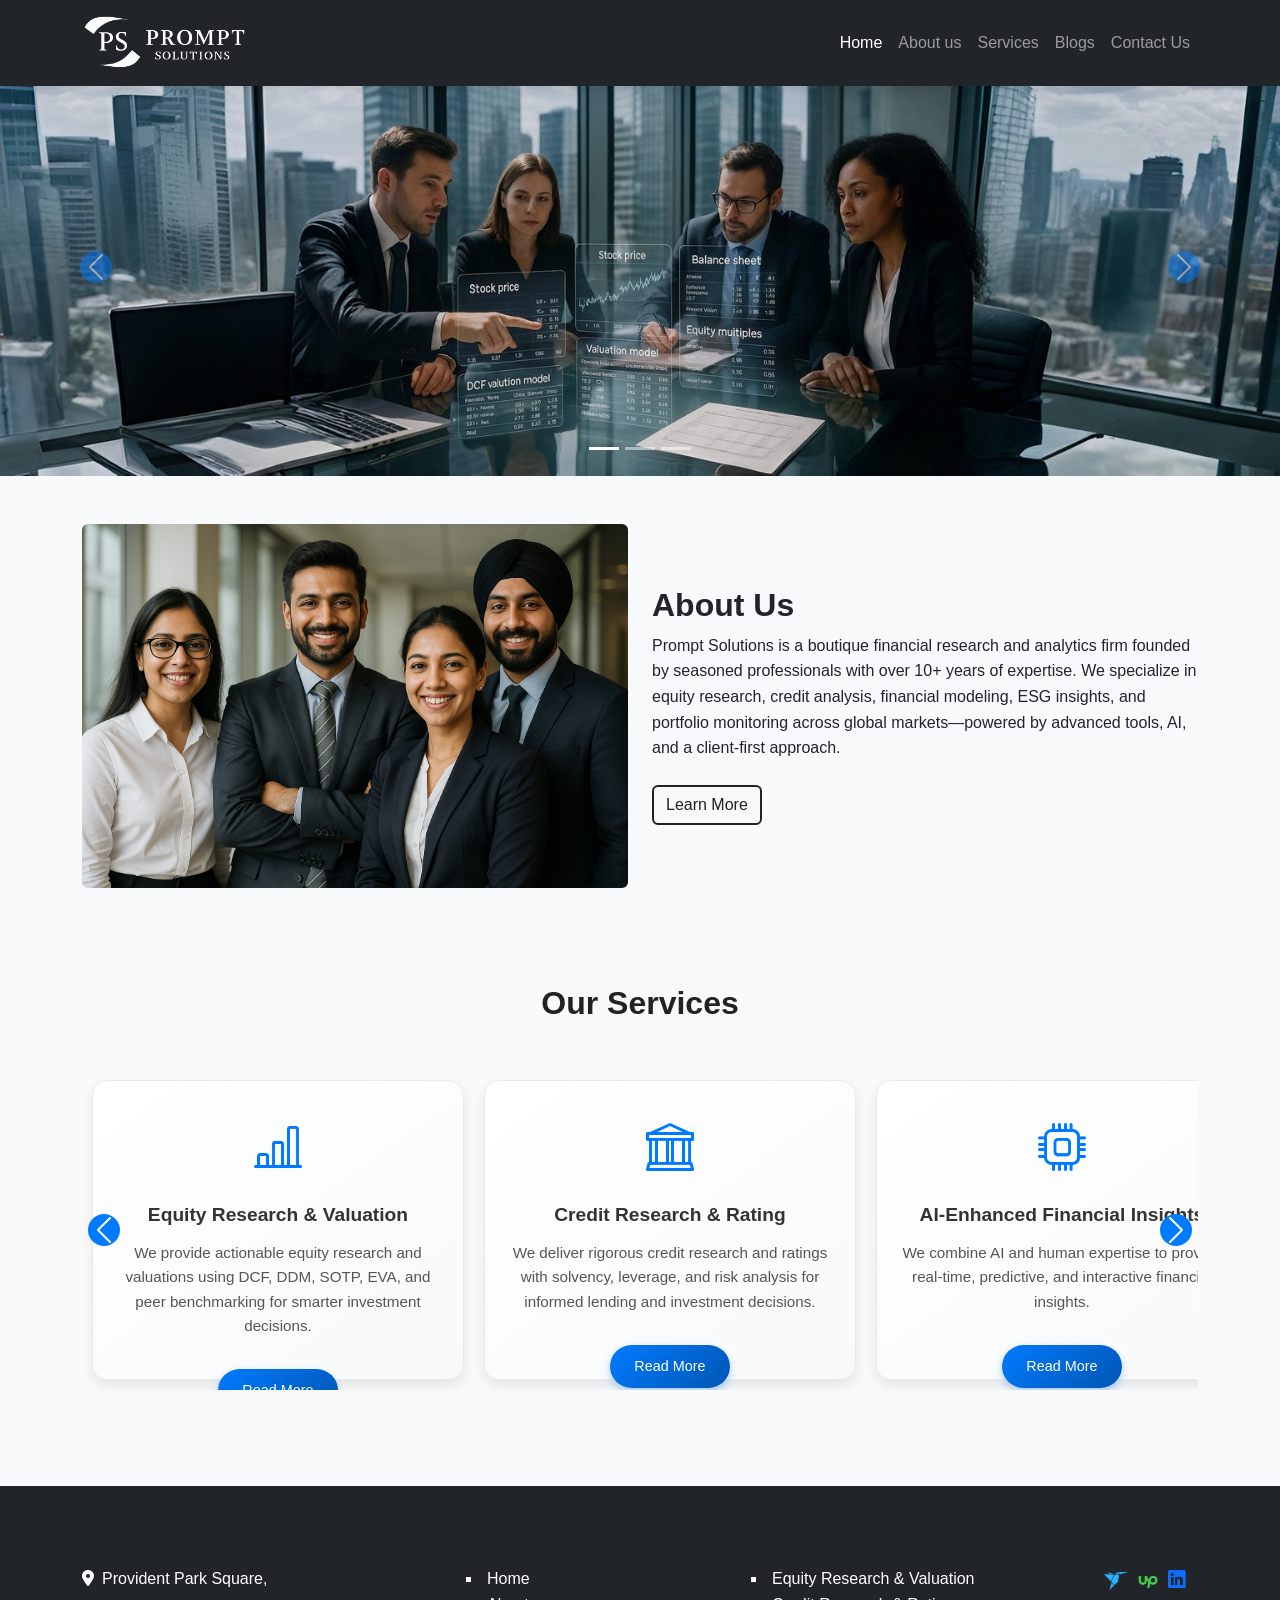
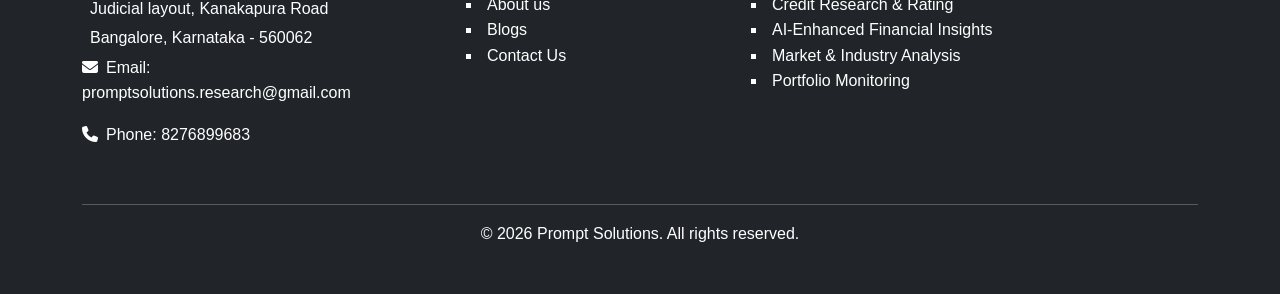
<file: index.html>
<!DOCTYPE html>
<html lang="en">
<head>
  <meta charset="UTF-8" />
  <meta name="viewport" content="width=device-width, initial-scale=1" />
  <title>Prompt Solutions - Financial Research & Analytics</title>

  <link href="https://cdn.jsdelivr.net/npm/bootstrap@5.3.3/dist/css/bootstrap.min.css" rel="stylesheet">
  <link rel="stylesheet" href="https://cdn.jsdelivr.net/npm/bootstrap-icons@1.10.5/font/bootstrap-icons.css">
  <link rel="stylesheet" href="https://cdnjs.cloudflare.com/ajax/libs/font-awesome/6.5.0/css/all.min.css">
  <link rel="stylesheet" href="./assets/css/style.css" />
</head>
<body>
  <nav class="navbar navbar-expand-lg navbar-dark bg-dark fixed-top py-2 mb-0">
    <div class="container">
      <a class="navbar-brand" href="index.html"><img class="logo" src="assets/imgs/logo.png" alt="Logo" /></a>
      <button class="navbar-toggler" type="button" data-bs-toggle="collapse" data-bs-target="#navbarNav">
        <span class="navbar-toggler-icon"></span>
      </button>
      <div class="collapse navbar-collapse justify-content-end" id="navbarNav">
        <ul class="navbar-nav">
          <li class="nav-item"><a class="nav-link active" href="index.html">Home</a></li>
          <li class="nav-item"><a class="nav-link" href="about.html">About us</a></li>
          <li class="nav-item dropdown">
            <a class="nav-link" href="#" id="servicesDropdown" role="button" data-bs-toggle="dropdown" aria-expanded="false">
              Services
            </a>
            <ul class="dropdown-menu animate-dropdown" aria-labelledby="servicesDropdown">
              <li><a class="dropdown-item" href="erv.html">Equity Research & Valuation</a></li>
              <li><a class="dropdown-item" href="crr.html">Credit Research & Rating</a></li>
              <li><a class="dropdown-item" href="AI-efi.html">AI-Enhanced Financial Insights</a></li>
              <li><a class="dropdown-item" href="mia.html">Market & Industry Analysis</a></li>
              <li><a class="dropdown-item" href="portfolio.html">Portfolio Monitoring</a></li>
            </ul>
          </li>
          <li class="nav-item"><a class="nav-link" href="blogs.html">Blogs</a></li>
          <li class="nav-item"><a class="nav-link" href="contact.html">Contact Us</a></li>
        </ul>
      </div>
    </div>
  </nav>

  <div style="height: 55px;"></div>

  <section id="mainCarousel" class="carousel slide mt-1" data-bs-ride="carousel">
    <div class="carousel-indicators">
      <button type="button" data-bs-target="#mainCarousel" data-bs-slide-to="0" class="active" aria-current="true"></button>
      <button type="button" data-bs-target="#mainCarousel" data-bs-slide-to="1"></button>
      <button type="button" data-bs-target="#mainCarousel" data-bs-slide-to="2"></button>
    </div>
    <div class="carousel-inner">
      <div class="carousel-item active">
        <img src="assets/imgs/Home 1.jpg" class="d-block w-100" alt="Slide 1">
      </div>
      <div class="carousel-item">
        <img src="assets/imgs/Home 2.jpg" class="d-block w-100" alt="Slide 2">
      </div>
      <div class="carousel-item">
        <img src="assets/imgs/Home 3.jpg" class="d-block w-100" alt="Slide 3">
      </div>
    </div>
    <button class="carousel-control-prev" type="button" data-bs-target="#mainCarousel" data-bs-slide="prev">
      <span class="carousel-control-prev-icon"></span>
    </button>
    <button class="carousel-control-next" type="button" data-bs-target="#mainCarousel" data-bs-slide="next">
      <span class="carousel-control-next-icon"></span>
    </button>
  </section>

  <section class="container my-5">
    <div class="row align-items-center">
      <div class="col-md-6">
        <img src="assets/imgs/About us-home.png" class="img-fluid rounded" alt="About Us">
      </div>
      <div class="col-md-6">
        <h2>About Us</h2>
        <p>
          Prompt Solutions is a boutique financial research and analytics firm founded by seasoned professionals with over 10+ years of expertise. We specialize in equity research, credit analysis, financial modeling, ESG insights, and portfolio monitoring across global markets—powered by advanced tools, AI, and a client-first approach.
        </p>
        <a href="about.html" class="btn btn-outline-dark mt-2">Learn More</a>
      </div>
    </div>
  </section>

  <section class="services-section py-5">
    <div class="container text-center">
      <h2 class="mb-5">Our Services</h2>

      <div class="services-wrapper position-relative">
        <div class="services-track">
          <div class="service-box">
            <div class="service-icon"><i class="bi bi-bar-chart-line"></i></div>
            <h5>Equity Research & Valuation</h5>
            <p>We provide actionable equity research and valuations using DCF, DDM, SOTP, EVA, and peer benchmarking for smarter investment decisions.</p>
            <a href="erv.html" class="read-more-btn">Read More</a>
          </div>

          <div class="service-box">
            <div class="service-icon"><i class="bi bi-bank"></i></div>
            <h5>Credit Research & Rating</h5>
            <p>We deliver rigorous credit research and ratings with solvency, leverage, and risk analysis for informed lending and investment decisions.</p>
            <a href="crr.html" class="read-more-btn">Read More</a>
          </div>

          <div class="service-box">
            <div class="service-icon"><i class="bi bi-cpu"></i></div>
            <h5>AI-Enhanced Financial Insights</h5>
            <p>We combine AI and human expertise to provide real-time, predictive, and interactive financial insights.</p>
            <a href="AI-efi.html" class="read-more-btn">Read More</a>
          </div>

          <div class="service-box">
            <div class="service-icon"><i class="bi bi-graph-up"></i></div>
            <h5>Market & Industry Analysis</h5>
            <p>We offer comprehensive market and industry analysis with trends, forecasts, and competitive benchmarking for strategic clarity.</p>
            <a href="mia.html" class="read-more-btn">Read More</a>
          </div>

          <div class="service-box">
            <div class="service-icon"><i class="bi bi-pie-chart"></i></div>
            <h5>Portfolio Monitoring</h5>
            <p>We provide continuous portfolio monitoring with performance tracking, exposure analysis, and actionable insights.</p>
            <a href="portfolio.html" class="read-more-btn">Read More</a>
          </div>
        </div>

        <div class="carousel-controls">
          <button id="prevService" class="carousel-arrow prev">
            <span class="carousel-control-prev-icon"></span>
          </button>
          <button id="nextService" class="carousel-arrow next">
            <span class="carousel-control-next-icon"></span>
          </button>
        </div>
      </div>
    </div>
  </section>

  <footer class="bg-dark text-white py-5 mt-5">
    <div class="container">
      <div class="row text-center text-md-start">
        <div class="col-md-4 mb-4">
          <h5 class="text-uppercase">Address</h5>
          <p class="mb-1"><i class="fas fa-map-marker-alt me-2"></i>Provident Park Square,</p>
          <p class="mb-1"><i class="me-2"></i>Judicial layout, Kanakapura Road</p>
          <p class="mb-1"><i class="me-2"></i>Bangalore, Karnataka - 560062</p>
          <p><i class="text-white fas fa-envelope me-2"></i>Email:<br /> promptsolutions.research@gmail.com</p>
          <p><i class="text-white fas fa-phone me-2"></i>Phone: 8276899683</p>
        </div>

        <div class="col-md-3 mb-4">
          <h5 class="text-uppercase">Quick Links</h5>
          <ul style="list-style-type: square; padding-left: 20px;">
            <li><a class="quick-link" href="index.html">Home</a></li>
            <li><a class="quick-link" href="about.html">About us</a></li>
            <li><a class="quick-link" href="blogs.html">Blogs</a></li>
            <li><a class="quick-link" href="contact.html">Contact Us</a></li>
          </ul>
        </div>

        <div class="col-md-3 mb-4">
          <h5 class="text-uppercase">Services</h5>
          <ul style="list-style-type: square; padding-left: 20px;">
            <li><a class="quick-link" href="erv.html">Equity Research & Valuation</a></li>
            <li><a class="quick-link" href="crr.html">Credit Research & Rating</a></li>
            <li><a class="quick-link" href="AI-efi.html">AI-Enhanced Financial Insights</a></li>
            <li><a class="quick-link" href="mia.html">Market & Industry Analysis</a></li>
            <li><a class="quick-link" href="portfolio.html">Portfolio Monitoring</a></li>
          </ul>
        </div>

        <div class="col-md-2 mb-4 text-md-end">
          <h5 class="text-uppercase">Follow Us</h5>
          <div class="container d-flex justify-content-end align-items-center">
            <a href="https://www.freelancer.com/" target="_blank" class="text-white me-2">
              <img src="assets/imgs/freelancer.png" alt="Freelancer" width="24" height="24">
            </a>
            <a href="https://www.upwork.com/" target="_blank" class="text-white me-2">
              <img src="assets/imgs/upwork.png" alt="Upwork" width="24" height="24">
            </a>
            <a href="https://www.linkedin.com/company/108113242/admin/dashboard/" target="_blank" class="text-primery">
              <i class="bi bi-linkedin" style="font-size: 1.1rem;"></i>
            </a>
          </div>
        </div>
      </div>
      <hr class="border-light">
      <div class="text-center">
        <p class="mb-0">&copy; <span id="currentYear"></span> Prompt Solutions. All rights reserved.</p>
      </div>
    </div>
  </footer>

  <script src="https://cdn.jsdelivr.net/npm/bootstrap@5.3.0/dist/js/bootstrap.bundle.min.js"></script>
  <script src="assets/js/main.js"></script>
</body>
</html>
</file>
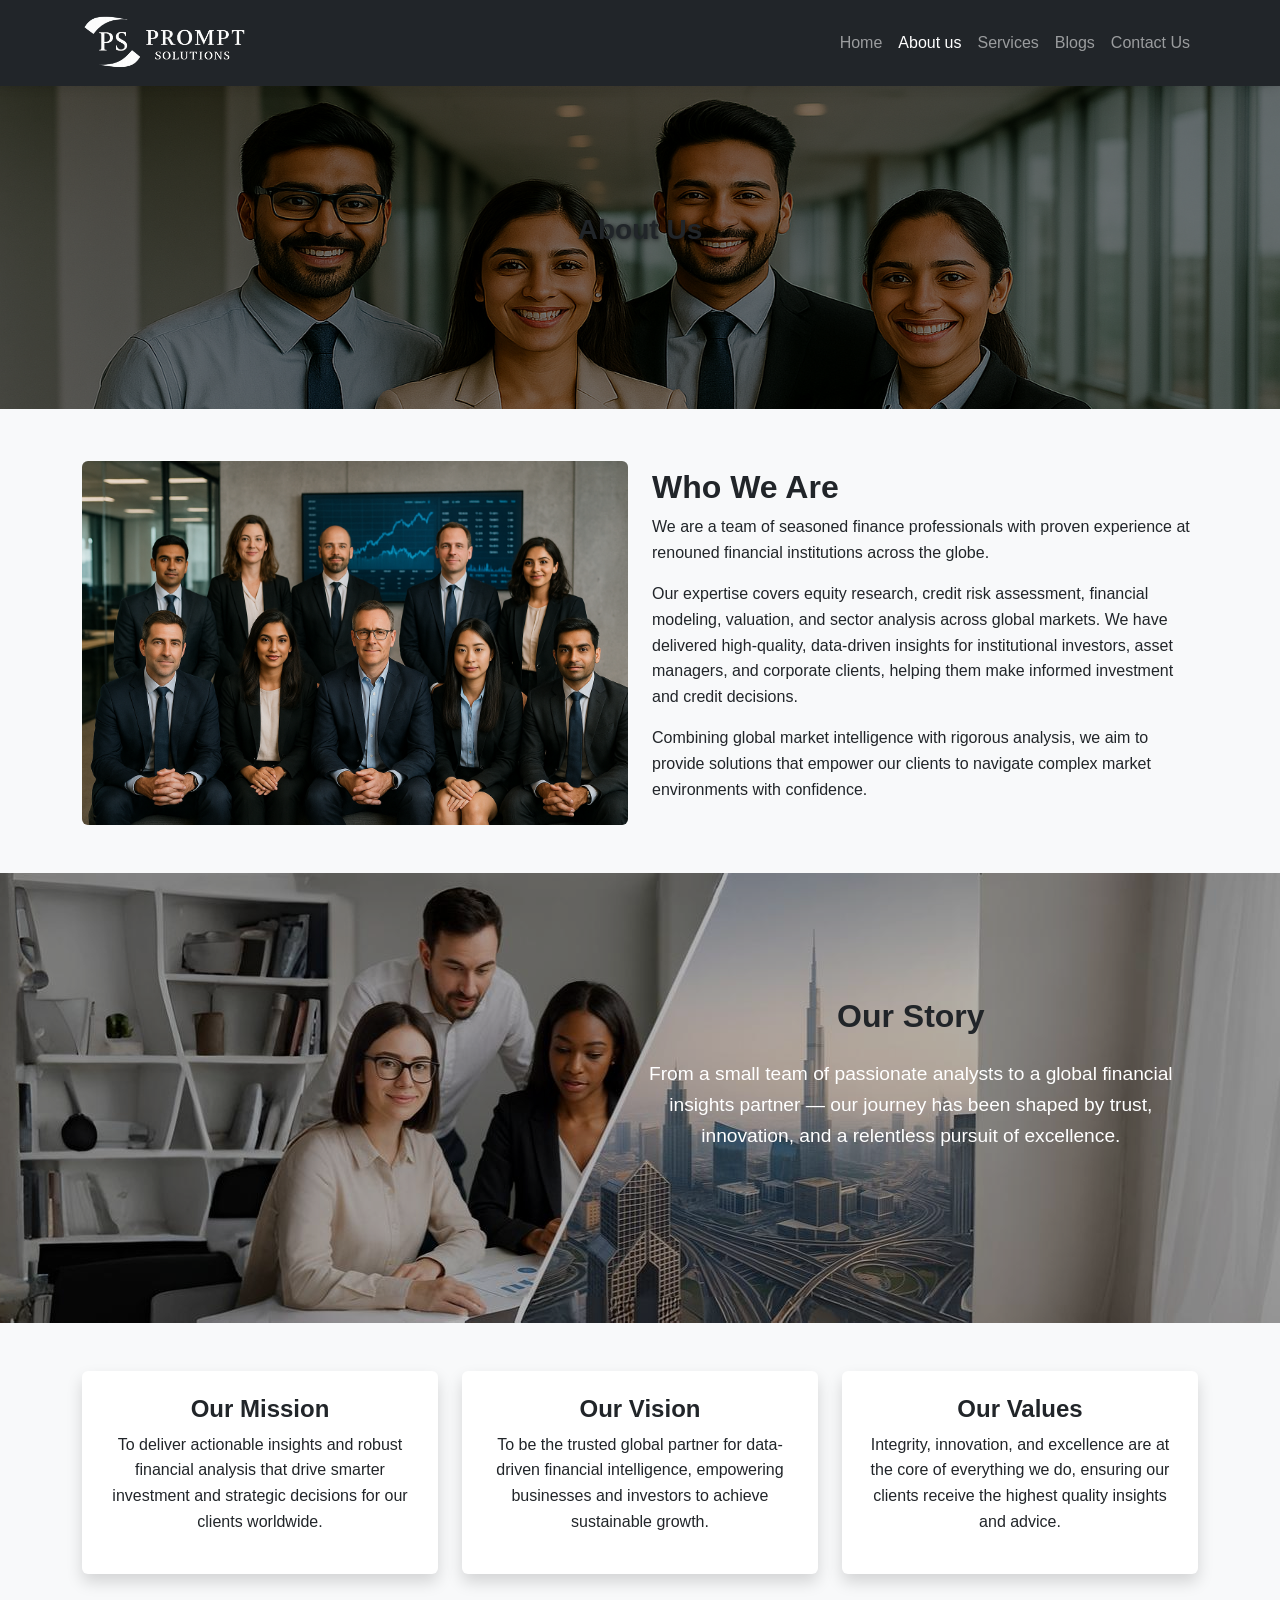
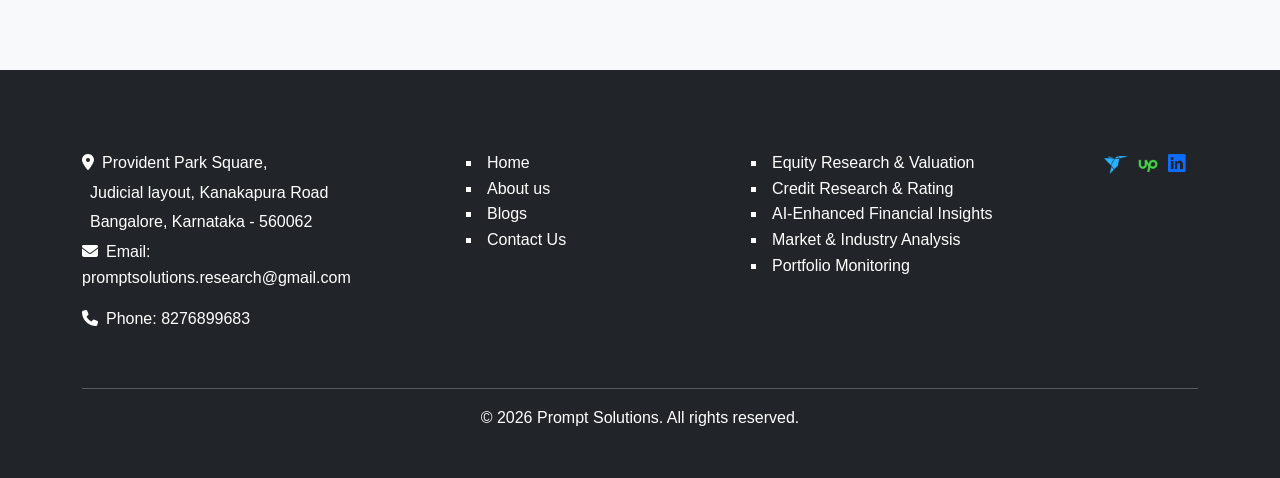
<file: about.html>
<!DOCTYPE html>
<html lang="en">
<head>
  <meta charset="UTF-8" />
  <meta name="viewport" content="width=device-width, initial-scale=1" />
  <title>About Us - Prompt Solutions</title>

  <link href="https://cdn.jsdelivr.net/npm/bootstrap@5.3.3/dist/css/bootstrap.min.css" rel="stylesheet">
  <link rel="stylesheet" href="https://cdn.jsdelivr.net/npm/bootstrap-icons@1.10.5/font/bootstrap-icons.css">
  <link rel="stylesheet" href="https://cdnjs.cloudflare.com/ajax/libs/font-awesome/6.5.0/css/all.min.css">
  <link rel="stylesheet" href="./assets/css/style.css" />
</head>
<body>
  <nav class="navbar navbar-expand-lg navbar-dark bg-dark fixed-top py-2 mb-0">
    <div class="container">
      <a class="navbar-brand" href="index.html"><img class="logo" src="assets/imgs/logo.png" alt="Logo" /></a>
      <button class="navbar-toggler" type="button" data-bs-toggle="collapse" data-bs-target="#navbarNav">
        <span class="navbar-toggler-icon"></span>
      </button>
      <div class="collapse navbar-collapse justify-content-end" id="navbarNav">
        <ul class="navbar-nav">
          <li class="nav-item"><a class="nav-link" href="index.html">Home</a></li>
          <li class="nav-item"><a class="nav-link active" href="about.html">About us</a></li>
          <li class="nav-item dropdown">
            <a class="nav-link" href="#" id="servicesDropdown" role="button" data-bs-toggle="dropdown" aria-expanded="false">
              Services
            </a>
            <ul class="dropdown-menu animate-dropdown" aria-labelledby="servicesDropdown">
              <li><a class="dropdown-item" href="erv.html">Equity Research & Valuation</a></li>
              <li><a class="dropdown-item" href="crr.html">Credit Research & Rating</a></li>
              <li><a class="dropdown-item" href="AI-efi.html">AI-Enhanced Financial Insights</a></li>
              <li><a class="dropdown-item" href="mia.html">Market & Industry Analysis</a></li>
              <li><a class="dropdown-item" href="portfolio.html">Portfolio Monitoring</a></li>
            </ul>
          </li>
          <li class="nav-item"><a class="nav-link" href="blogs.html">Blogs</a></li>
          <li class="nav-item"><a class="nav-link" href="contact.html">Contact Us</a></li>
        </ul>
      </div>
    </div>
  </nav>

  <div style="height: 55px;"></div>

  <section class="text-center my-1">
    <div class="pages position-relative">
      <div class="black-overlay"></div>
      <img src="assets/imgs/About us.png" class="d-block w-100" alt="About Us Banner">
      <div class="overlay-text position-absolute text-white">
        <h3>About Us</h3>
      </div>
    </div>
  </section>

  <section class="container py-5">
    <div class="row align-items-center">
      <div class="col-md-6">
        <img src="assets/imgs/About us 2.png" class="img-fluid rounded" alt="Our Team">
      </div>
      <div class="col-md-6">
        <h2>Who We Are</h2>
        <p>We are a team of seasoned finance professionals with proven experience at renouned financial institutions across the globe.</p>
        <p>Our expertise covers equity research, credit risk assessment, financial modeling, valuation, and sector analysis across global markets. We have delivered high-quality, data-driven insights for institutional investors, asset managers, and corporate clients, helping them make informed investment and credit decisions.</p>
        <p>Combining global market intelligence with rigorous analysis, we aim to provide solutions that empower our clients to navigate complex market environments with confidence.</p>
      </div>
    </div>
  </section>

  <section class="hero-banner">
    <div class="hero-content">
      <h2 class="text-center mb-4">Our Story</h2>
      <p class="text-center mb-5">From a small team of passionate analysts to a global financial insights partner — our journey has been shaped by trust, innovation, and a relentless pursuit of excellence.</p>
    </div>
  </section>

  <section class="bg-light py-5">
    <div class="container text-center">
      <div class="row g-4">
        <div class="col-md-4">
          <div class="p-4 shadow rounded bg-white h-100">
            <h4>Our Mission</h4>
            <p>To deliver actionable insights and robust financial analysis that drive smarter investment and strategic decisions for our clients worldwide.</p>
          </div>
        </div>
        <div class="col-md-4">
          <div class="p-4 shadow rounded bg-white h-100">
            <h4>Our Vision</h4>
            <p>To be the trusted global partner for data-driven financial intelligence, empowering businesses and investors to achieve sustainable growth.</p>
          </div>
        </div>
        <div class="col-md-4">
          <div class="p-4 shadow rounded bg-white h-100">
            <h4>Our Values</h4>
            <p>Integrity, innovation, and excellence are at the core of everything we do, ensuring our clients receive the highest quality insights and advice.</p>
          </div>
        </div>
      </div>
    </div>
  </section>

  <footer class="bg-dark text-white py-5 mt-5">
    <div class="container">
      <div class="row text-center text-md-start">
        <div class="col-md-4 mb-4">
          <h5 class="text-uppercase">Address</h5>
          <p class="mb-1"><i class="fas fa-map-marker-alt me-2"></i>Provident Park Square,</p>
          <p class="mb-1"><i class="me-2"></i>Judicial layout, Kanakapura Road</p>
          <p class="mb-1"><i class="me-2"></i>Bangalore, Karnataka - 560062</p>
          <p><i class="text-white fas fa-envelope me-2"></i>Email:<br /> promptsolutions.research@gmail.com</p>
          <p><i class="text-white fas fa-phone me-2"></i>Phone: 8276899683</p>
        </div>

        <div class="col-md-3 mb-4">
          <h5 class="text-uppercase">Quick Links</h5>
          <ul style="list-style-type: square; padding-left: 20px;">
            <li><a class="quick-link" href="index.html">Home</a></li>
            <li><a class="quick-link" href="about.html">About us</a></li>
            <li><a class="quick-link" href="blogs.html">Blogs</a></li>
            <li><a class="quick-link" href="contact.html">Contact Us</a></li>
          </ul>
        </div>

        <div class="col-md-3 mb-4">
          <h5 class="text-uppercase">Services</h5>
          <ul style="list-style-type: square; padding-left: 20px;">
            <li><a class="quick-link" href="erv.html">Equity Research & Valuation</a></li>
            <li><a class="quick-link" href="crr.html">Credit Research & Rating</a></li>
            <li><a class="quick-link" href="AI-efi.html">AI-Enhanced Financial Insights</a></li>
            <li><a class="quick-link" href="mia.html">Market & Industry Analysis</a></li>
            <li><a class="quick-link" href="portfolio.html">Portfolio Monitoring</a></li>
          </ul>
        </div>

        <div class="col-md-2 mb-4 text-md-end">
          <h5 class="text-uppercase">Follow Us</h5>
          <div class="container d-flex justify-content-end align-items-center">
            <a href="https://www.freelancer.com/" target="_blank" class="text-white me-2">
              <img src="assets/imgs/freelancer.png" alt="Freelancer" width="24" height="24">
            </a>
            <a href="https://www.upwork.com/" target="_blank" class="text-white me-2">
              <img src="assets/imgs/upwork.png" alt="Upwork" width="24" height="24">
            </a>
            <a href="https://www.linkedin.com/company/108113242/admin/dashboard/" target="_blank" class="text-primery">
              <i class="bi bi-linkedin" style="font-size: 1.1rem;"></i>
            </a>
          </div>
        </div>
      </div>
      <hr class="border-light">
      <div class="text-center">
        <p class="mb-0">&copy; <span id="currentYear"></span> Prompt Solutions. All rights reserved.</p>
      </div>
    </div>
  </footer>

  <script src="https://cdn.jsdelivr.net/npm/bootstrap@5.3.0/dist/js/bootstrap.bundle.min.js"></script>
  <script src="assets/js/main.js"></script>
</body>
</html>
</file>
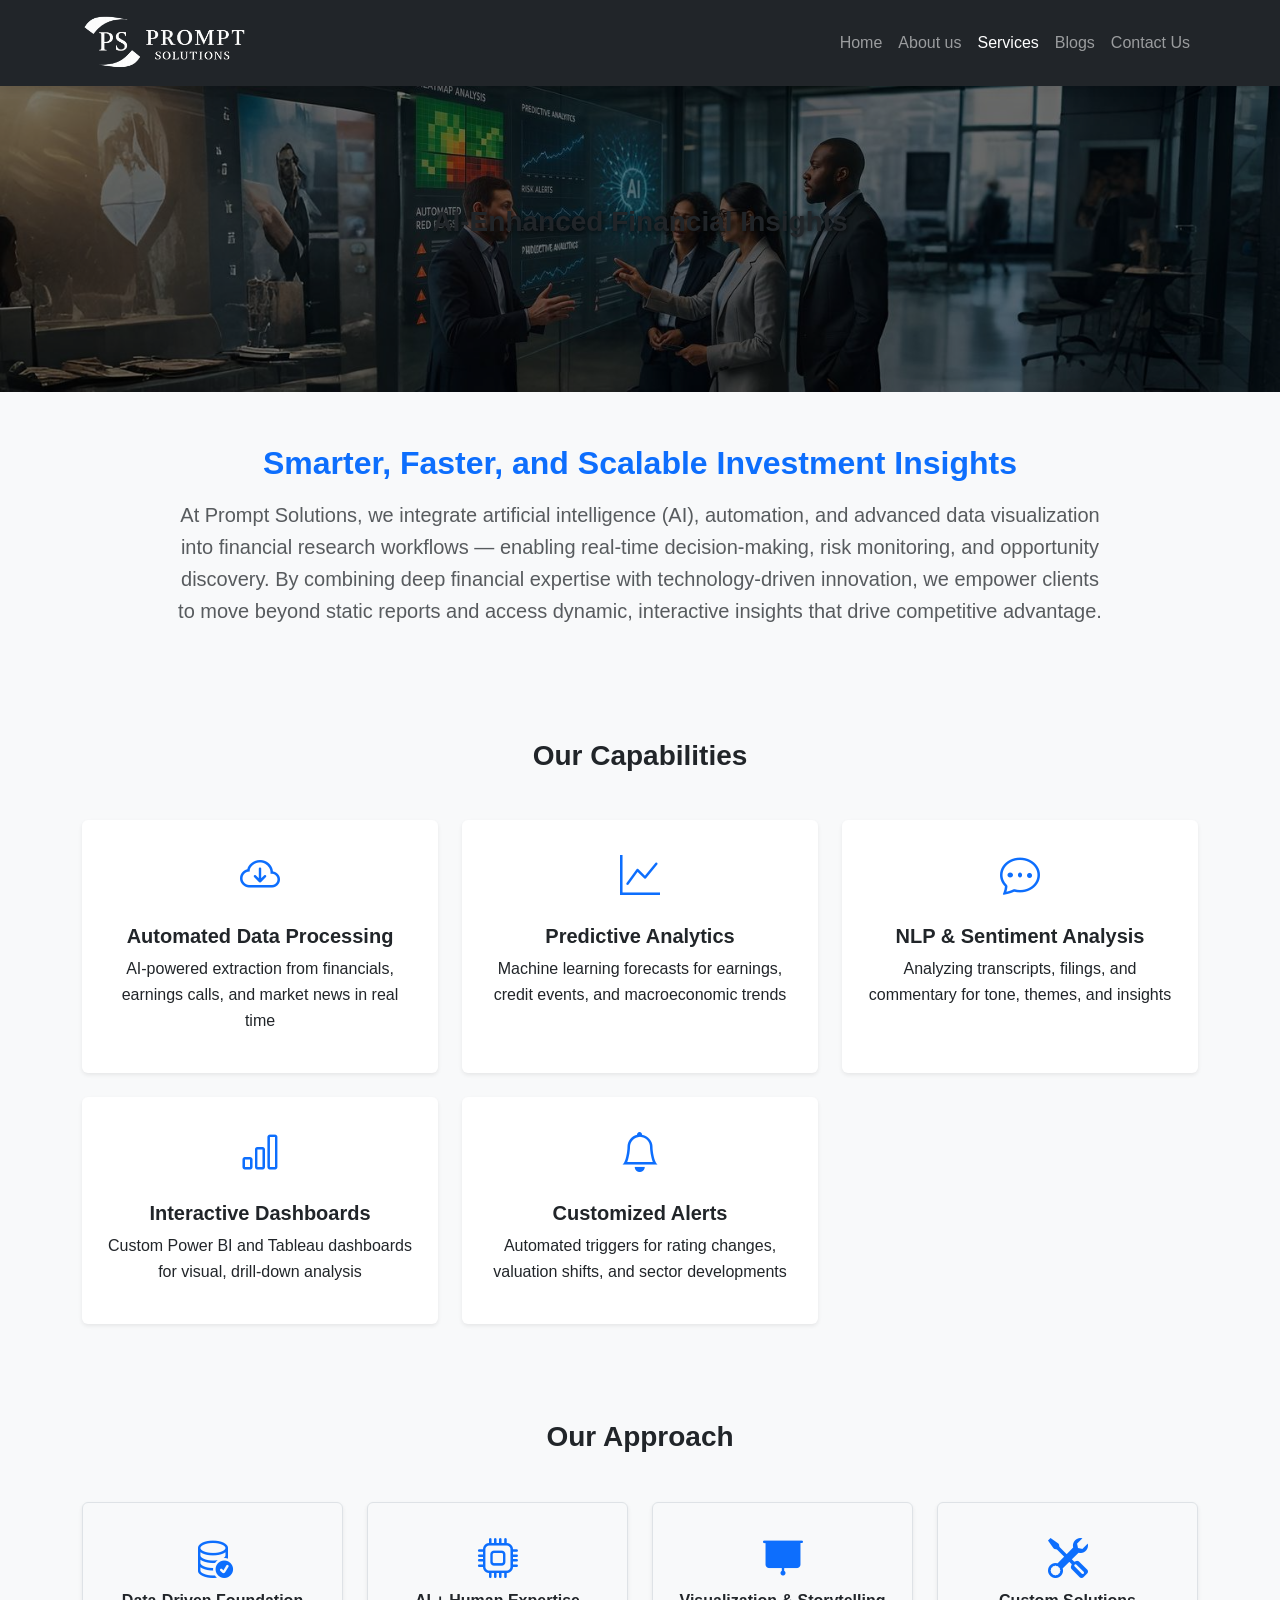
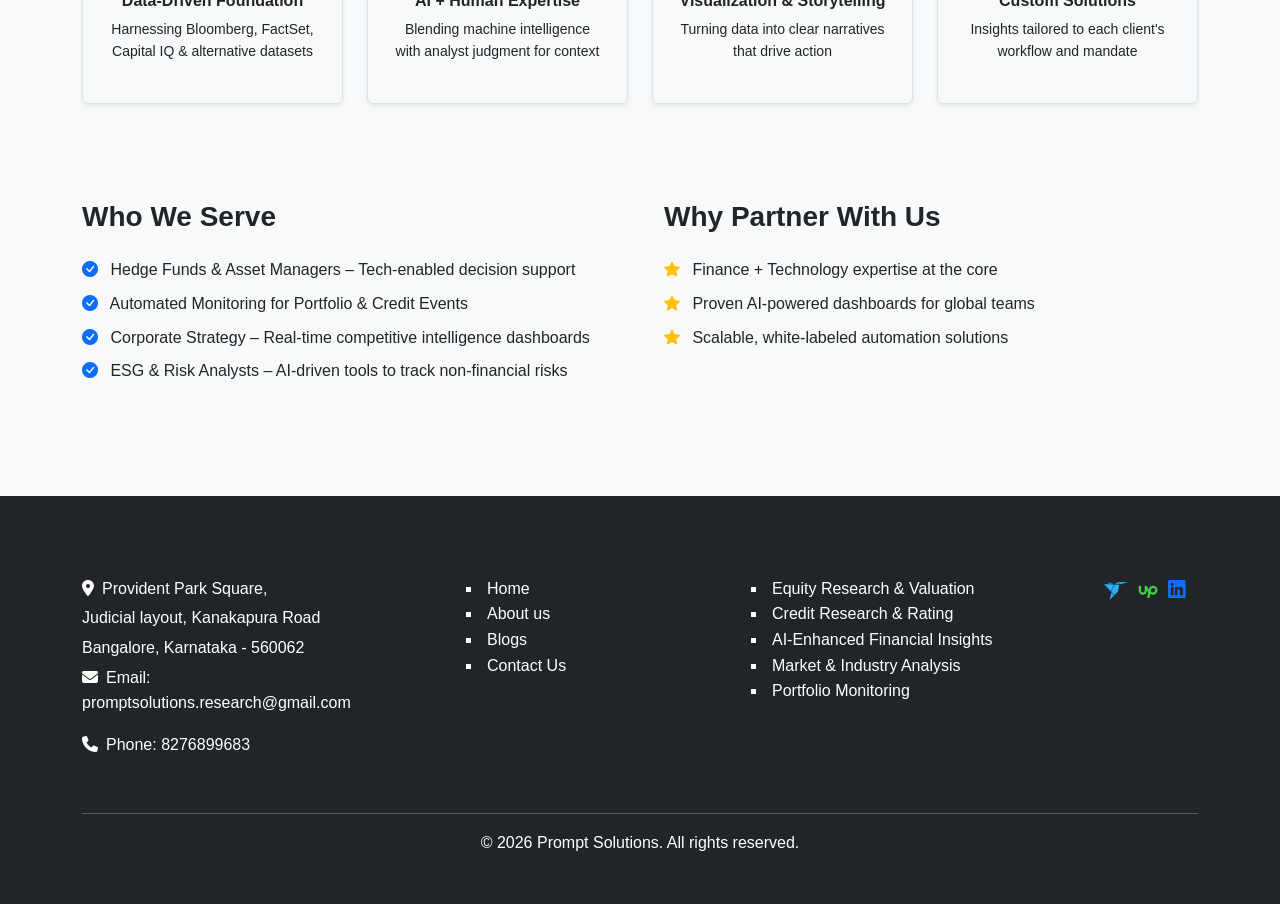
<file: AI-efi.html>
<!DOCTYPE html>
<html lang="en">
<head>
  <meta charset="UTF-8" />
  <meta name="viewport" content="width=device-width, initial-scale=1" />
  <title>AI-Enhanced Financial Insights - Prompt Solutions</title>
  <link href="https://cdn.jsdelivr.net/npm/bootstrap@5.3.3/dist/css/bootstrap.min.css" rel="stylesheet">
  <link rel="stylesheet" href="https://cdn.jsdelivr.net/npm/bootstrap-icons@1.10.5/font/bootstrap-icons.css">
  <link rel="stylesheet" href="https://cdnjs.cloudflare.com/ajax/libs/font-awesome/6.5.0/css/all.min.css">
  <link rel="stylesheet" href="./assets/css/style.css" />
</head>
<body>
  <nav class="navbar navbar-expand-lg navbar-dark bg-dark fixed-top py-2 mb-0">
    <div class="container">
      <a class="navbar-brand" href="index.html"><img class="logo" src="assets/imgs/logo.png" alt="Logo" /></a>
      <button class="navbar-toggler" type="button" data-bs-toggle="collapse" data-bs-target="#navbarNav">
        <span class="navbar-toggler-icon"></span>
      </button>
      <div class="collapse navbar-collapse justify-content-end" id="navbarNav">
        <ul class="navbar-nav">
          <li class="nav-item"><a class="nav-link" href="index.html">Home</a></li>
          <li class="nav-item"><a class="nav-link" href="about.html">About us</a></li>
          <li class="nav-item dropdown">
            <a class="nav-link active" href="#" id="servicesDropdown" role="button" data-bs-toggle="dropdown" aria-expanded="false">Services</a>
            <ul class="dropdown-menu animate-dropdown" aria-labelledby="servicesDropdown">
              <li><a class="dropdown-item" href="erv.html">Equity Research & Valuation</a></li>
              <li><a class="dropdown-item" href="crr.html">Credit Research & Rating</a></li>
              <li><a class="dropdown-item" href="AI-efi.html">AI-Enhanced Financial Insights</a></li>
              <li><a class="dropdown-item" href="mia.html">Market & Industry Analysis</a></li>
              <li><a class="dropdown-item" href="portfolio.html">Portfolio Monitoring</a></li>
            </ul>
          </li>
          <li class="nav-item"><a class="nav-link" href="blogs.html">Blogs</a></li>
          <li class="nav-item"><a class="nav-link" href="contact.html">Contact Us</a></li>
        </ul>
      </div>
    </div>
  </nav>
  <div style="height: 55px;"></div>

  <section class="text-center my-1">
    <div class="pages position-relative">
      <div class="black-overlay"></div>
      <img src="assets/imgs/Services 3.jpg" class="d-block w-100" alt="AI Enhanced">
      <div class="overlay-text"><h3>AI-Enhanced Financial Insights</h3></div>
    </div>
  </section>

  <section class="container py-5">
    <div class="row justify-content-center text-center">
      <div class="col-lg-10">
        <h2 class="fw-bold mb-3 text-primary">Smarter, Faster, and Scalable Investment Insights</h2>
        <p class="lead text-muted">At Prompt Solutions, we integrate artificial intelligence (AI), automation, and advanced data visualization into financial research workflows — enabling real-time decision-making, risk monitoring, and opportunity discovery. By combining deep financial expertise with technology-driven innovation, we empower clients to move beyond static reports and access dynamic, interactive insights that drive competitive advantage.</p>
      </div>
    </div>
  </section>

  <section class="py-5 bg-light">
    <div class="container">
      <h3 class="fw-bold text-center mb-5">Our Capabilities</h3>
      <div class="row g-4">
        <div class="col-md-4">
          <div class="card h-100 shadow-sm border-0 text-center p-4">
            <div class="mb-3"><i class="bi bi-cloud-arrow-down fs-1 text-primary"></i></div>
            <h5 class="fw-bold">Automated Data Processing</h5>
            <p>AI-powered extraction from financials, earnings calls, and market news in real time</p>
          </div>
        </div>
        <div class="col-md-4">
          <div class="card h-100 shadow-sm border-0 text-center p-4">
            <div class="mb-3"><i class="bi bi-graph-up fs-1 text-primary"></i></div>
            <h5 class="fw-bold">Predictive Analytics</h5>
            <p>Machine learning forecasts for earnings, credit events, and macroeconomic trends</p>
          </div>
        </div>
        <div class="col-md-4">
          <div class="card h-100 shadow-sm border-0 text-center p-4">
            <div class="mb-3"><i class="bi bi-chat-dots fs-1 text-primary"></i></div>
            <h5 class="fw-bold">NLP & Sentiment Analysis</h5>
            <p>Analyzing transcripts, filings, and commentary for tone, themes, and insights</p>
          </div>
        </div>
        <div class="col-md-4">
          <div class="card h-100 shadow-sm border-0 text-center p-4">
            <div class="mb-3"><i class="bi bi-bar-chart fs-1 text-primary"></i></div>
            <h5 class="fw-bold">Interactive Dashboards</h5>
            <p>Custom Power BI and Tableau dashboards for visual, drill-down analysis</p>
          </div>
        </div>
        <div class="col-md-4">
          <div class="card h-100 shadow-sm border-0 text-center p-4">
            <div class="mb-3"><i class="bi bi-bell fs-1 text-primary"></i></div>
            <h5 class="fw-bold">Customized Alerts</h5>
            <p>Automated triggers for rating changes, valuation shifts, and sector developments</p>
          </div>
        </div>
      </div>
    </div>
  </section>

  <section class="py-5">
    <div class="container">
      <h3 class="fw-bold text-center mb-5">Our Approach</h3>
      <div class="row text-center g-4">
        <div class="col-md-3">
          <div class="p-4 border rounded shadow-sm h-100">
            <i class="bi bi-database-check fs-1 text-primary mb-3"></i>
            <h6>Data-Driven Foundation</h6>
            <p class="small">Harnessing Bloomberg, FactSet, Capital IQ & alternative datasets</p>
          </div>
        </div>
        <div class="col-md-3">
          <div class="p-4 border rounded shadow-sm h-100">
            <i class="bi bi-cpu fs-1 text-primary mb-3"></i>
            <h6>AI + Human Expertise</h6>
            <p class="small">Blending machine intelligence with analyst judgment for context</p>
          </div>
        </div>
        <div class="col-md-3">
          <div class="p-4 border rounded shadow-sm h-100">
            <i class="bi bi-easel3 fs-1 text-primary mb-3"></i>
            <h6>Visualization & Storytelling</h6>
            <p class="small">Turning data into clear narratives that drive action</p>
          </div>
        </div>
        <div class="col-md-3">
          <div class="p-4 border rounded shadow-sm h-100">
            <i class="bi bi-tools fs-1 text-primary mb-3"></i>
            <h6>Custom Solutions</h6>
            <p class="small">Insights tailored to each client's workflow and mandate</p>
          </div>
        </div>
      </div>
    </div>
  </section>

  <section class="py-5 bg-light">
    <div class="container">
      <div class="row g-5">
        <div class="col-md-6">
          <h3 class="fw-bold mb-4">Who We Serve</h3>
          <ul class="list-unstyled">
            <li class="mb-2"><i class="bi bi-check-circle-fill text-primary me-2"></i> Hedge Funds & Asset Managers – Tech-enabled decision support</li>
            <li class="mb-2"><i class="bi bi-check-circle-fill text-primary me-2"></i> Automated Monitoring for Portfolio & Credit Events</li>
            <li class="mb-2"><i class="bi bi-check-circle-fill text-primary me-2"></i> Corporate Strategy – Real-time competitive intelligence dashboards</li>
            <li class="mb-2"><i class="bi bi-check-circle-fill text-primary me-2"></i> ESG & Risk Analysts – AI-driven tools to track non-financial risks</li>
          </ul>
        </div>
        <div class="col-md-6">
          <h3 class="fw-bold mb-4">Why Partner With Us</h3>
          <ul class="list-unstyled">
            <li class="mb-2"><i class="bi bi-star-fill text-warning me-2"></i> Finance + Technology expertise at the core</li>
            <li class="mb-2"><i class="bi bi-star-fill text-warning me-2"></i> Proven AI-powered dashboards for global teams</li>
            <li class="mb-2"><i class="bi bi-star-fill text-warning me-2"></i> Scalable, white-labeled automation solutions</li>
          </ul>
        </div>
      </div>
    </div>
  </section>

  <footer class="bg-dark text-white py-5 mt-5">
    <div class="container">
      <div class="row text-center text-md-start">
        <div class="col-md-4 mb-4">
          <h5 class="text-uppercase">Address</h5>
          <p class="mb-1"><i class="fas fa-map-marker-alt me-2"></i>Provident Park Square,</p>
          <p class="mb-1">Judicial layout, Kanakapura Road</p>
          <p class="mb-1">Bangalore, Karnataka - 560062</p>
          <p><i class="text-white fas fa-envelope me-2"></i>Email:<br /> promptsolutions.research@gmail.com</p>
          <p><i class="text-white fas fa-phone me-2"></i>Phone: 8276899683</p>
        </div>
        <div class="col-md-3 mb-4">
          <h5 class="text-uppercase">Quick Links</h5>
          <ul style="list-style-type: square; padding-left: 20px;">
            <li><a class="quick-link" href="index.html">Home</a></li>
            <li><a class="quick-link" href="about.html">About us</a></li>
            <li><a class="quick-link" href="blogs.html">Blogs</a></li>
            <li><a class="quick-link" href="contact.html">Contact Us</a></li>
          </ul>
        </div>
        <div class="col-md-3 mb-4">
          <h5 class="text-uppercase">Services</h5>
          <ul style="list-style-type: square; padding-left: 20px;">
            <li><a class="quick-link" href="erv.html">Equity Research & Valuation</a></li>
            <li><a class="quick-link" href="crr.html">Credit Research & Rating</a></li>
            <li><a class="quick-link" href="AI-efi.html">AI-Enhanced Financial Insights</a></li>
            <li><a class="quick-link" href="mia.html">Market & Industry Analysis</a></li>
            <li><a class="quick-link" href="portfolio.html">Portfolio Monitoring</a></li>
          </ul>
        </div>
        <div class="col-md-2 mb-4 text-md-end">
          <h5 class="text-uppercase">Follow Us</h5>
          <div class="container d-flex justify-content-end align-items-center">
            <a href="https://www.freelancer.com/" target="_blank" class="text-white me-2">
              <img src="assets/imgs/freelancer.png" alt="Freelancer" width="24" height="24">
            </a>
            <a href="https://www.upwork.com/" target="_blank" class="text-white me-2">
              <img src="assets/imgs/upwork.png" alt="Upwork" width="24" height="24">
            </a>
            <a href="https://www.linkedin.com/company/108113242/admin/dashboard/" target="_blank">
              <i class="bi bi-linkedin" style="font-size: 1.1rem;"></i>
            </a>
          </div>
        </div>
      </div>
      <hr class="border-light">
      <div class="text-center">
        <p class="mb-0">&copy; <span id="currentYear"></span> Prompt Solutions. All rights reserved.</p>
      </div>
    </div>
  </footer>

  <script src="https://cdn.jsdelivr.net/npm/bootstrap@5.3.0/dist/js/bootstrap.bundle.min.js"></script>
  <script src="assets/js/main.js"></script>
</body>
</html>
</file>
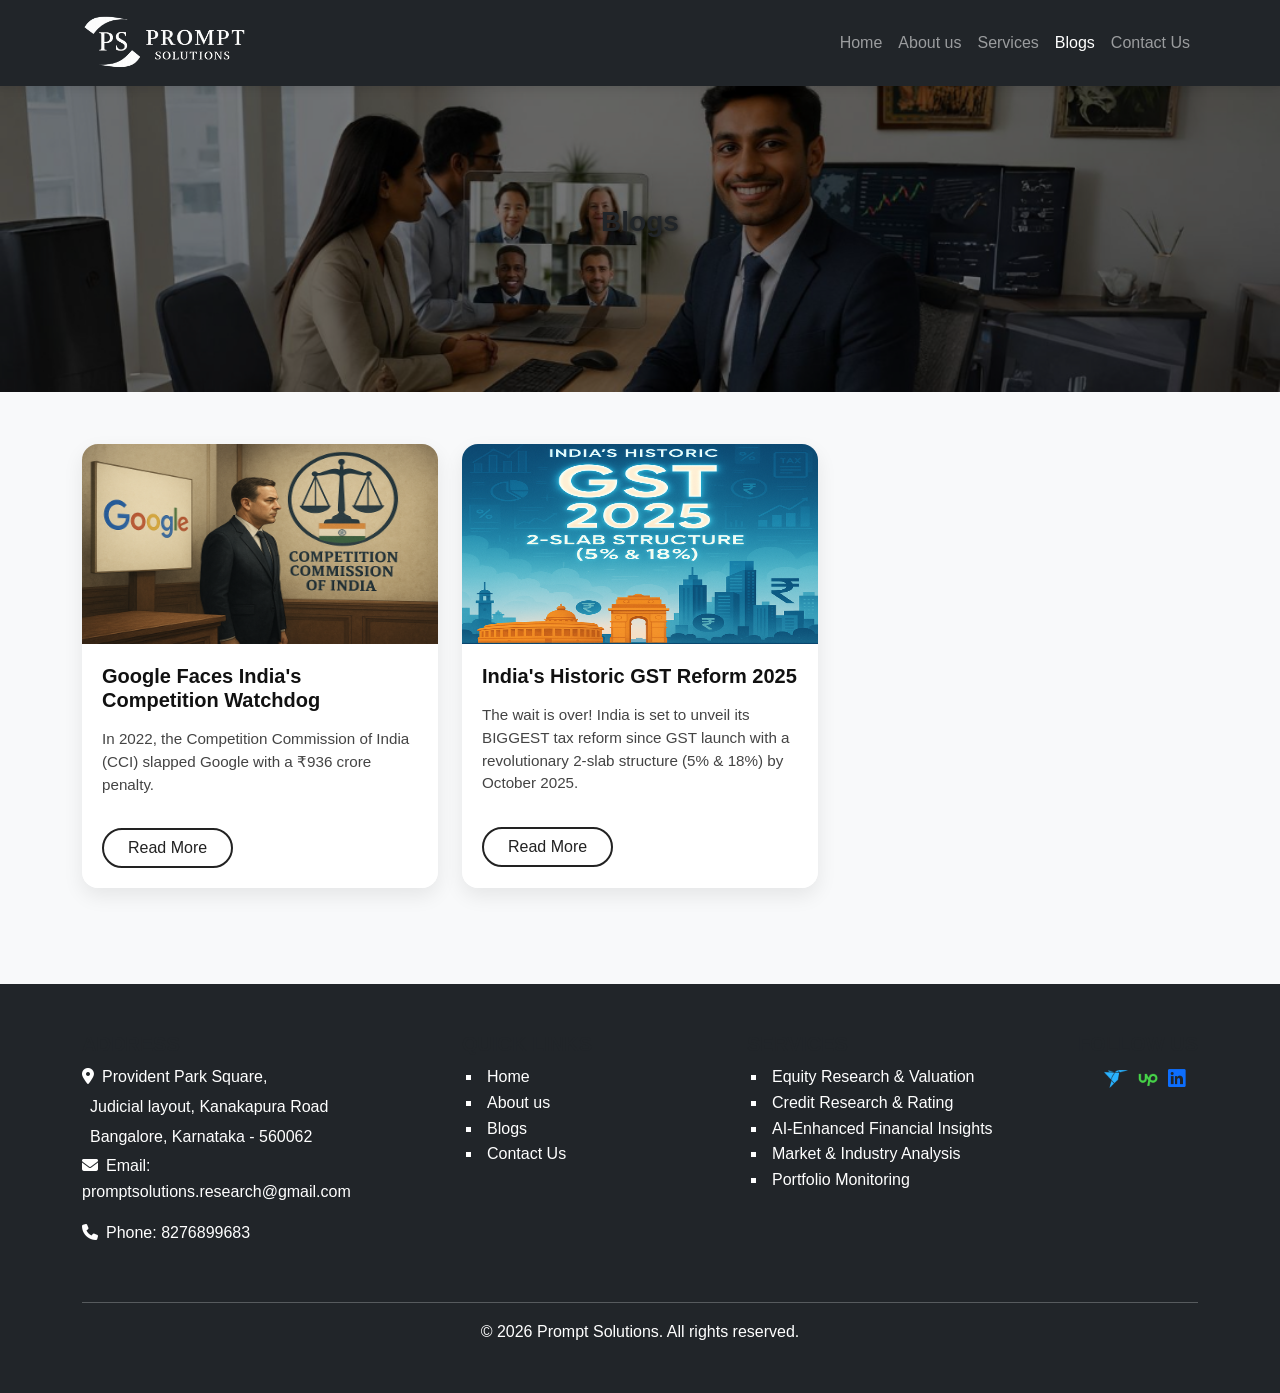
<file: blogs.html>
<!DOCTYPE html>
<html lang="en">
<head>
  <meta charset="UTF-8" />
  <meta name="viewport" content="width=device-width, initial-scale=1" />
  <title>Blogs - Prompt Solutions</title>

  <link href="https://cdn.jsdelivr.net/npm/bootstrap@5.3.3/dist/css/bootstrap.min.css" rel="stylesheet">
  <link rel="stylesheet" href="https://cdn.jsdelivr.net/npm/bootstrap-icons@1.10.5/font/bootstrap-icons.css">
  <link rel="stylesheet" href="https://cdnjs.cloudflare.com/ajax/libs/font-awesome/6.5.0/css/all.min.css">
  <link rel="stylesheet" href="./assets/css/style.css" />
</head>
<body>
  <nav class="navbar navbar-expand-lg navbar-dark bg-dark fixed-top py-2 mb-0">
    <div class="container">
      <a class="navbar-brand" href="index.html"><img class="logo" src="assets/imgs/logo.png" alt="Logo" /></a>
      <button class="navbar-toggler" type="button" data-bs-toggle="collapse" data-bs-target="#navbarNav">
        <span class="navbar-toggler-icon"></span>
      </button>
      <div class="collapse navbar-collapse justify-content-end" id="navbarNav">
        <ul class="navbar-nav">
          <li class="nav-item"><a class="nav-link" href="index.html">Home</a></li>
          <li class="nav-item"><a class="nav-link" href="about.html">About us</a></li>
          <li class="nav-item dropdown">
            <a class="nav-link" href="#" id="servicesDropdown" role="button" data-bs-toggle="dropdown" aria-expanded="false">
              Services
            </a>
            <ul class="dropdown-menu animate-dropdown" aria-labelledby="servicesDropdown">
              <li><a class="dropdown-item" href="erv.html">Equity Research & Valuation</a></li>
              <li><a class="dropdown-item" href="crr.html">Credit Research & Rating</a></li>
              <li><a class="dropdown-item" href="AI-efi.html">AI-Enhanced Financial Insights</a></li>
              <li><a class="dropdown-item" href="mia.html">Market & Industry Analysis</a></li>
              <li><a class="dropdown-item" href="portfolio.html">Portfolio Monitoring</a></li>
            </ul>
          </li>
          <li class="nav-item"><a class="nav-link active" href="blogs.html">Blogs</a></li>
          <li class="nav-item"><a class="nav-link" href="contact.html">Contact Us</a></li>
        </ul>
      </div>
    </div>
  </nav>

  <div style="height: 55px;"></div>

  <section class="text-center my-1">
    <div class="pages position-relative">
      <div class="black-overlay"></div>
      <img src="assets/imgs/Insights.jpg" class="d-block w-100 hero-img" alt="Blogs Banner">
      <div class="overlay-text position-absolute text-white">
        <h3>Blogs</h3>
      </div>
    </div>
  </section>

  <section class="py-5 bg-light">
    <div class="container">
      <div class="row g-4">
        <div class="col-md-6 col-lg-4">
          <div class="card blog-card modern-card h-100 rounded-4 overflow-hidden">
            <div class="card-img-wrapper">
              <img src="assets/imgs/blog1.png" class="card-img-top" alt="Blog 1">
            </div>
            <div class="glass-body p-1">
              <h5 class="fw-bold mb-3">Google Faces India's Competition Watchdog</h5>
              <p>In 2022, the Competition Commission of India (CCI) slapped Google with a ₹936 crore penalty.</p>
              <a href="#" class="btn btn-outline-dark rounded-pill mt-3 px-4">Read More</a>
            </div>
          </div>
        </div>

        <div class="col-md-6 col-lg-4">
          <div class="card blog-card modern-card h-100 rounded-4 overflow-hidden">
            <div class="card-img-wrapper">
              <img src="assets/imgs/blog2.png" class="card-img-top" alt="Blog 2">
            </div>
            <div class="glass-body p-1">
              <h5 class="fw-bold mb-3">India's Historic GST Reform 2025</h5>
              <p>The wait is over! India is set to unveil its BIGGEST tax reform since GST launch with a revolutionary 2-slab structure (5% & 18%) by October 2025.</p>
              <a href="#" class="btn btn-outline-dark rounded-pill mt-3 px-4">Read More</a>
            </div>
          </div>
        </div>
      </div>
    </div>
  </section>

  <footer class="bg-dark text-white py-5 mt-5">
    <div class="container">
      <div class="row text-center text-md-start">
        <div class="col-md-4 mb-4">
          <h5 class="text-uppercase">Address</h5>
          <p class="mb-1"><i class="fas fa-map-marker-alt me-2"></i>Provident Park Square,</p>
          <p class="mb-1"><i class="me-2"></i>Judicial layout, Kanakapura Road</p>
          <p class="mb-1"><i class="me-2"></i>Bangalore, Karnataka - 560062</p>
          <p><i class="text-white fas fa-envelope me-2"></i>Email:<br /> promptsolutions.research@gmail.com</p>
          <p><i class="text-white fas fa-phone me-2"></i>Phone: 8276899683</p>
        </div>

        <div class="col-md-3 mb-4">
          <h5 class="text-uppercase">Quick Links</h5>
          <ul style="list-style-type: square; padding-left: 20px;">
            <li><a class="quick-link" href="index.html">Home</a></li>
            <li><a class="quick-link" href="about.html">About us</a></li>
            <li><a class="quick-link" href="blogs.html">Blogs</a></li>
            <li><a class="quick-link" href="contact.html">Contact Us</a></li>
          </ul>
        </div>

        <div class="col-md-3 mb-4">
          <h5 class="text-uppercase">Services</h5>
          <ul style="list-style-type: square; padding-left: 20px;">
            <li><a class="quick-link" href="erv.html">Equity Research & Valuation</a></li>
            <li><a class="quick-link" href="crr.html">Credit Research & Rating</a></li>
            <li><a class="quick-link" href="AI-efi.html">AI-Enhanced Financial Insights</a></li>
            <li><a class="quick-link" href="mia.html">Market & Industry Analysis</a></li>
            <li><a class="quick-link" href="portfolio.html">Portfolio Monitoring</a></li>
          </ul>
        </div>

        <div class="col-md-2 mb-4 text-md-end">
          <h5 class="text-uppercase">Follow Us</h5>
          <div class="container d-flex justify-content-end align-items-center">
            <a href="https://www.freelancer.com/" target="_blank" class="text-white me-2">
              <img src="assets/imgs/freelancer.png" alt="Freelancer" width="24" height="24">
            </a>
            <a href="https://www.upwork.com/" target="_blank" class="text-white me-2">
              <img src="assets/imgs/upwork.png" alt="Upwork" width="24" height="24">
            </a>
            <a href="https://www.linkedin.com/company/108113242/admin/dashboard/" target="_blank" class="text-primery">
              <i class="bi bi-linkedin" style="font-size: 1.1rem;"></i>
            </a>
          </div>
        </div>
      </div>
      <hr class="border-light">
      <div class="text-center">
        <p class="mb-0">&copy; <span id="currentYear"></span> Prompt Solutions. All rights reserved.</p>
      </div>
    </div>
  </footer>

  <script src="https://cdn.jsdelivr.net/npm/bootstrap@5.3.0/dist/js/bootstrap.bundle.min.js"></script>
  <script src="assets/js/main.js"></script>
</body>
</html>
</file>
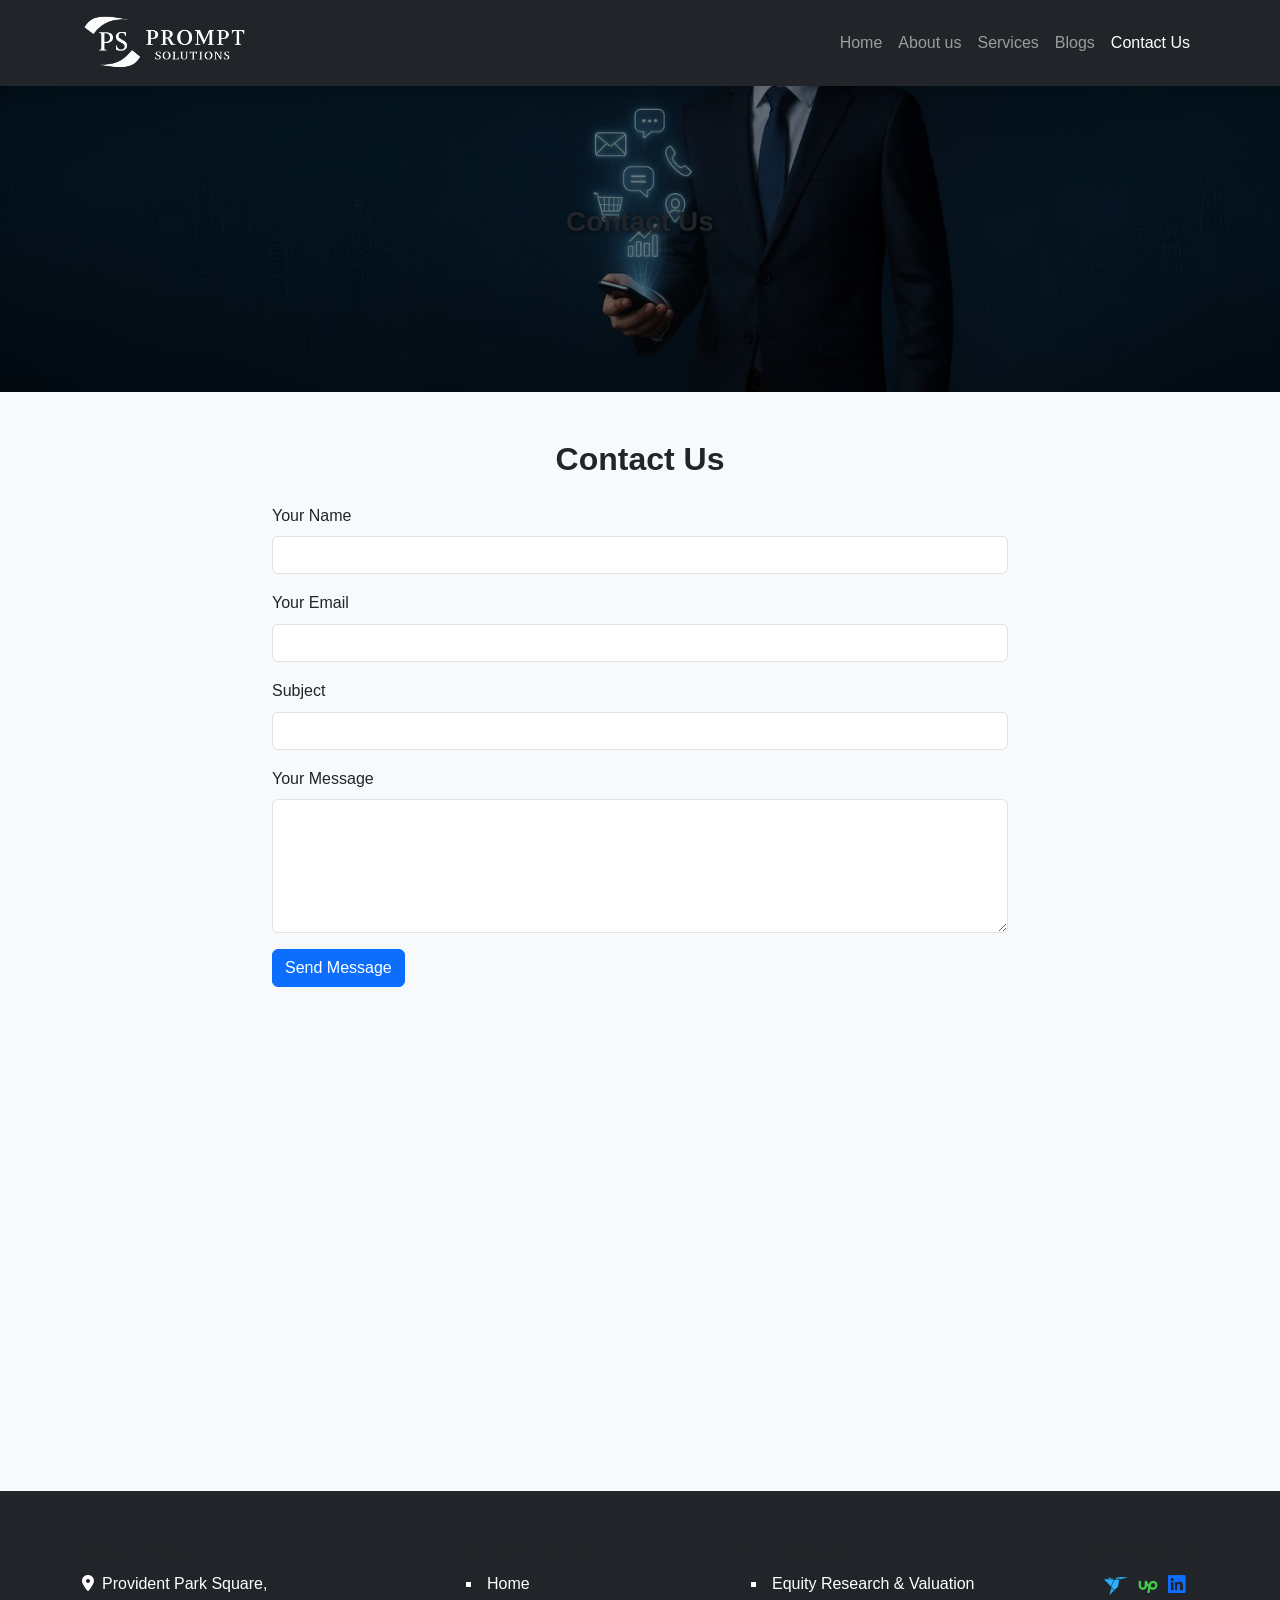
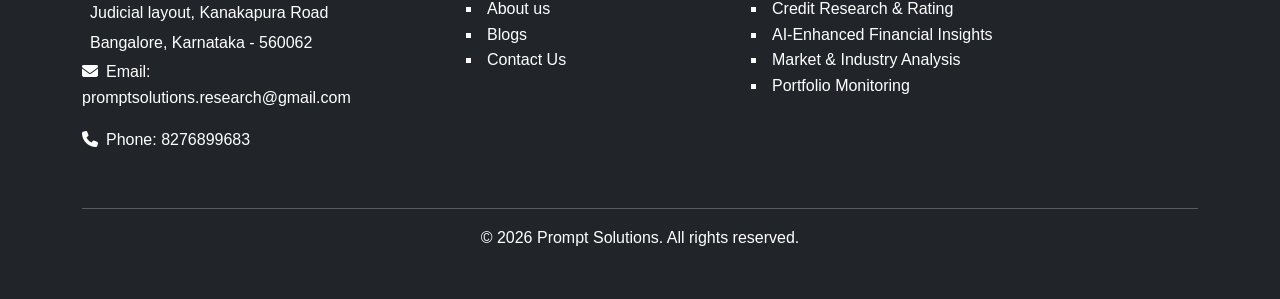
<file: contact.html>
<!DOCTYPE html>
<html lang="en">
<head>
  <meta charset="UTF-8" />
  <meta name="viewport" content="width=device-width, initial-scale=1" />
  <title>Contact Us - Prompt Solutions</title>

  <link href="https://cdn.jsdelivr.net/npm/bootstrap@5.3.3/dist/css/bootstrap.min.css" rel="stylesheet">
  <link rel="stylesheet" href="https://cdn.jsdelivr.net/npm/bootstrap-icons@1.10.5/font/bootstrap-icons.css">
  <link rel="stylesheet" href="https://cdnjs.cloudflare.com/ajax/libs/font-awesome/6.5.0/css/all.min.css">
  <link rel="stylesheet" href="./assets/css/style.css" />
</head>
<body>
  <nav class="navbar navbar-expand-lg navbar-dark bg-dark fixed-top py-2 mb-0">
    <div class="container">
      <a class="navbar-brand" href="index.html"><img class="logo" src="assets/imgs/logo.png" alt="Logo" /></a>
      <button class="navbar-toggler" type="button" data-bs-toggle="collapse" data-bs-target="#navbarNav">
        <span class="navbar-toggler-icon"></span>
      </button>
      <div class="collapse navbar-collapse justify-content-end" id="navbarNav">
        <ul class="navbar-nav">
          <li class="nav-item"><a class="nav-link" href="index.html">Home</a></li>
          <li class="nav-item"><a class="nav-link" href="about.html">About us</a></li>
          <li class="nav-item dropdown">
            <a class="nav-link" href="#" id="servicesDropdown" role="button" data-bs-toggle="dropdown" aria-expanded="false">
              Services
            </a>
            <ul class="dropdown-menu animate-dropdown" aria-labelledby="servicesDropdown">
              <li><a class="dropdown-item" href="erv.html">Equity Research & Valuation</a></li>
              <li><a class="dropdown-item" href="crr.html">Credit Research & Rating</a></li>
              <li><a class="dropdown-item" href="AI-efi.html">AI-Enhanced Financial Insights</a></li>
              <li><a class="dropdown-item" href="mia.html">Market & Industry Analysis</a></li>
              <li><a class="dropdown-item" href="portfolio.html">Portfolio Monitoring</a></li>
            </ul>
          </li>
          <li class="nav-item"><a class="nav-link" href="blogs.html">Blogs</a></li>
          <li class="nav-item"><a class="nav-link active" href="contact.html">Contact Us</a></li>
        </ul>
      </div>
    </div>
  </nav>

  <div style="height: 55px;"></div>

  <section class="my-1">
    <div class="pages position-relative">
      <div class="black-overlay"></div>
      <img src="assets/imgs/Contact us.jpg" class="d-block w-100" alt="Contact Us">
      <div class="overlay-text position-absolute text-white">
        <h3>Contact Us</h3>
      </div>
    </div>

    <div class="container my-5">
      <h2 class="text-center mb-4">Contact Us</h2>

      <div class="row justify-content-center">
        <div class="col-md-8">
          <form id="contactForm" class="needs-validation" novalidate>
            <div class="mb-3">
              <label for="name" class="form-label">Your Name</label>
              <input type="text" class="form-control" id="name" name="name"
                required minlength="2" maxlength="50"
                pattern="^[a-zA-Z ]+$"
                title="Only letters and spaces are allowed.">
              <div class="invalid-feedback">Please enter a valid name.</div>
            </div>

            <div class="mb-3">
              <label for="email" class="form-label">Your Email</label>
              <input type="email" class="form-control" id="email" name="email"
                required maxlength="100">
              <div class="invalid-feedback">Please enter a valid email.</div>
            </div>

            <div class="mb-3">
              <label for="subject" class="form-label">Subject</label>
              <input type="text" class="form-control" id="subject" name="subject"
                required minlength="3" maxlength="100"
                pattern="^[A-Za-z0-9\s.,!?'-]+$">
              <div class="invalid-feedback">Please enter a valid subject.</div>
            </div>

            <div class="mb-3">
              <label for="message" class="form-label">Your Message</label>
              <textarea class="form-control" id="message" name="message" rows="5"
                required minlength="10" maxlength="1000"></textarea>
              <div class="invalid-feedback">Message must be 10–1000 characters.</div>
            </div>

            <button type="submit" class="btn btn-primary">Send Message</button>
          </form>
        </div>
      </div>
    </div>

    <div class="mx-2">
      <iframe src="https://www.google.com/maps/embed?pb=!1m18!1m12!1m3!1d3889.7074394228857!2d77.53872407380825!3d12.862163117270795!2m3!1f0!2f0!3f0!3m2!1i1024!2i768!4f13.1!3m3!1m2!1s0x3bae417a8e22df31%3A0xf75cab391d57204e!2sProvident%20Park%20Square!5e0!3m2!1sen!2sin!4v1757677246763!5m2!1sen!2sin"
        width="100%" height="400" style="border:0;" allowfullscreen="" loading="lazy"
        referrerpolicy="no-referrer-when-downgrade"></iframe>
    </div>
  </section>

  <div class="modal fade" id="responseModal" tabindex="-1" aria-hidden="true">
    <div class="modal-dialog modal-dialog-centered">
      <div class="modal-content rounded-3 shadow">
        <div class="modal-body text-center p-4">
          <h5 id="modalMessage" class="mb-3"></h5>
          <button type="button" class="btn btn-success px-4" data-bs-dismiss="modal">OK</button>
        </div>
      </div>
    </div>
  </div>

  <footer class="bg-dark text-white py-5 mt-5">
    <div class="container">
      <div class="row text-center text-md-start">
        <div class="col-md-4 mb-4">
          <h5 class="text-uppercase">Address</h5>
          <p class="mb-1"><i class="fas fa-map-marker-alt me-2"></i>Provident Park Square,</p>
          <p class="mb-1"><i class="me-2"></i>Judicial layout, Kanakapura Road</p>
          <p class="mb-1"><i class="me-2"></i>Bangalore, Karnataka - 560062</p>
          <p><i class="text-white fas fa-envelope me-2"></i>Email:<br /> promptsolutions.research@gmail.com</p>
          <p><i class="text-white fas fa-phone me-2"></i>Phone: 8276899683</p>
        </div>

        <div class="col-md-3 mb-4">
          <h5 class="text-uppercase">Quick Links</h5>
          <ul style="list-style-type: square; padding-left: 20px;">
            <li><a class="quick-link" href="index.html">Home</a></li>
            <li><a class="quick-link" href="about.html">About us</a></li>
            <li><a class="quick-link" href="blogs.html">Blogs</a></li>
            <li><a class="quick-link" href="contact.html">Contact Us</a></li>
          </ul>
        </div>

        <div class="col-md-3 mb-4">
          <h5 class="text-uppercase">Services</h5>
          <ul style="list-style-type: square; padding-left: 20px;">
            <li><a class="quick-link" href="erv.html">Equity Research & Valuation</a></li>
            <li><a class="quick-link" href="crr.html">Credit Research & Rating</a></li>
            <li><a class="quick-link" href="AI-efi.html">AI-Enhanced Financial Insights</a></li>
            <li><a class="quick-link" href="mia.html">Market & Industry Analysis</a></li>
            <li><a class="quick-link" href="portfolio.html">Portfolio Monitoring</a></li>
          </ul>
        </div>

        <div class="col-md-2 mb-4 text-md-end">
          <h5 class="text-uppercase">Follow Us</h5>
          <div class="container d-flex justify-content-end align-items-center">
            <a href="https://www.freelancer.com/" target="_blank" class="text-white me-2">
              <img src="assets/imgs/freelancer.png" alt="Freelancer" width="24" height="24">
            </a>
            <a href="https://www.upwork.com/" target="_blank" class="text-white me-2">
              <img src="assets/imgs/upwork.png" alt="Upwork" width="24" height="24">
            </a>
            <a href="https://www.linkedin.com/company/108113242/admin/dashboard/" target="_blank" class="text-primery">
              <i class="bi bi-linkedin" style="font-size: 1.1rem;"></i>
            </a>
          </div>
        </div>
      </div>
      <hr class="border-light">
      <div class="text-center">
        <p class="mb-0">&copy; <span id="currentYear"></span> Prompt Solutions. All rights reserved.</p>
      </div>
    </div>
  </footer>

  <script src="https://cdn.jsdelivr.net/npm/bootstrap@5.3.0/dist/js/bootstrap.bundle.min.js"></script>
  <script src="assets/js/main.js"></script>
  <script>
    (() => {
      'use strict';
      const form = document.getElementById('contactForm');
      const modal = new bootstrap.Modal(document.getElementById('responseModal'));
      const modalMessage = document.getElementById('modalMessage');

      form.addEventListener('submit', async (e) => {
        e.preventDefault();

        if (!form.checkValidity()) {
          form.classList.add('was-validated');
          return;
        }

        const formData = {
          name: form.name.value,
          email: form.email.value,
          subject: form.subject.value,
          message: form.message.value
        };

        try {
          const response = await fetch("https://script.google.com/macros/s/AKfycbx-jMDDycAu7ksNzwH8Z2JjrN11uEXLJ5wUDJuhpadbCHcDdZtpJ3al7E9XRItbgumF8w/exec", {
            method: "POST",
            body: JSON.stringify(formData),
            headers: { "Content-Type": "application/json" }
          });

          if (response.ok) {
            modalMessage.textContent = "Your response has been saved successfully!";
            form.reset();
            form.classList.remove('was-validated');
          } else {
            modalMessage.textContent = "Error saving data. Please try again.";
          }
        } catch (err) {
          modalMessage.textContent = "Network error. Please try again.";
        }

        modal.show();
      });
    })();
  </script>
</body>
</html>
</file>
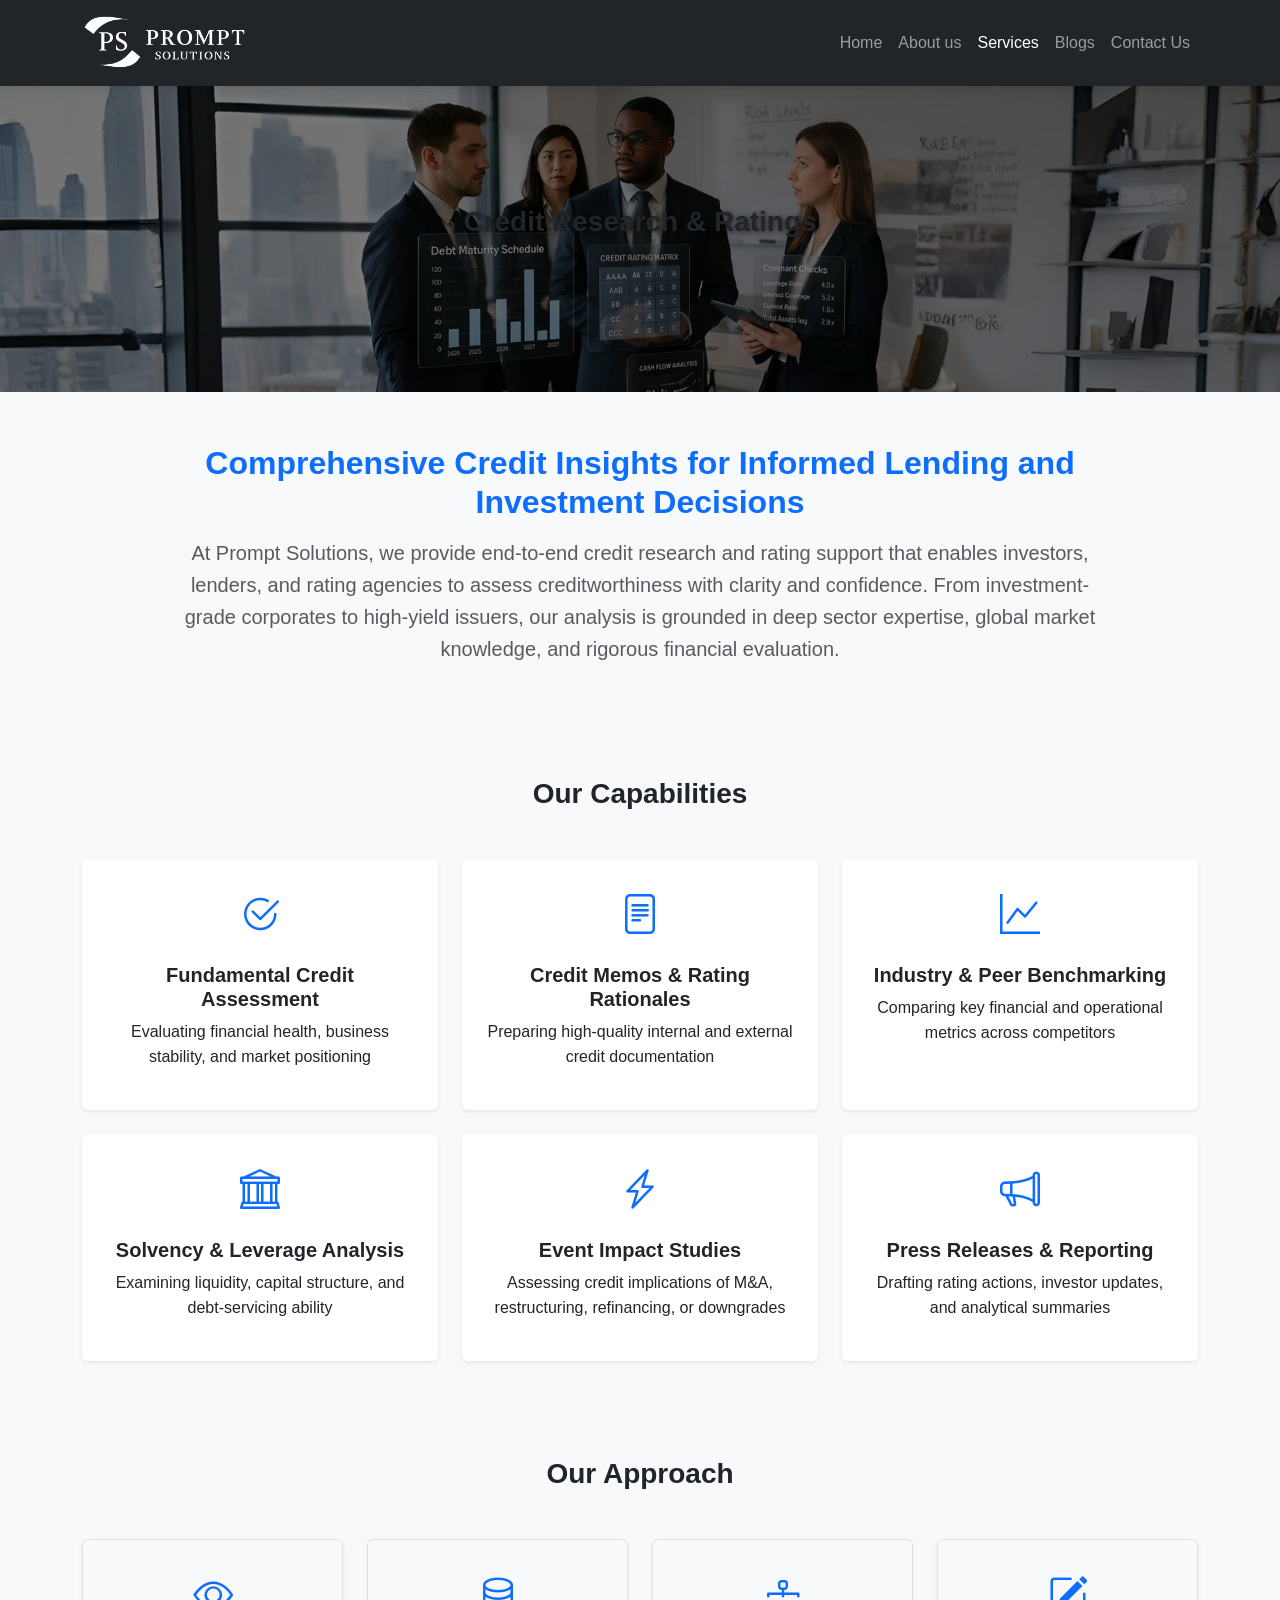
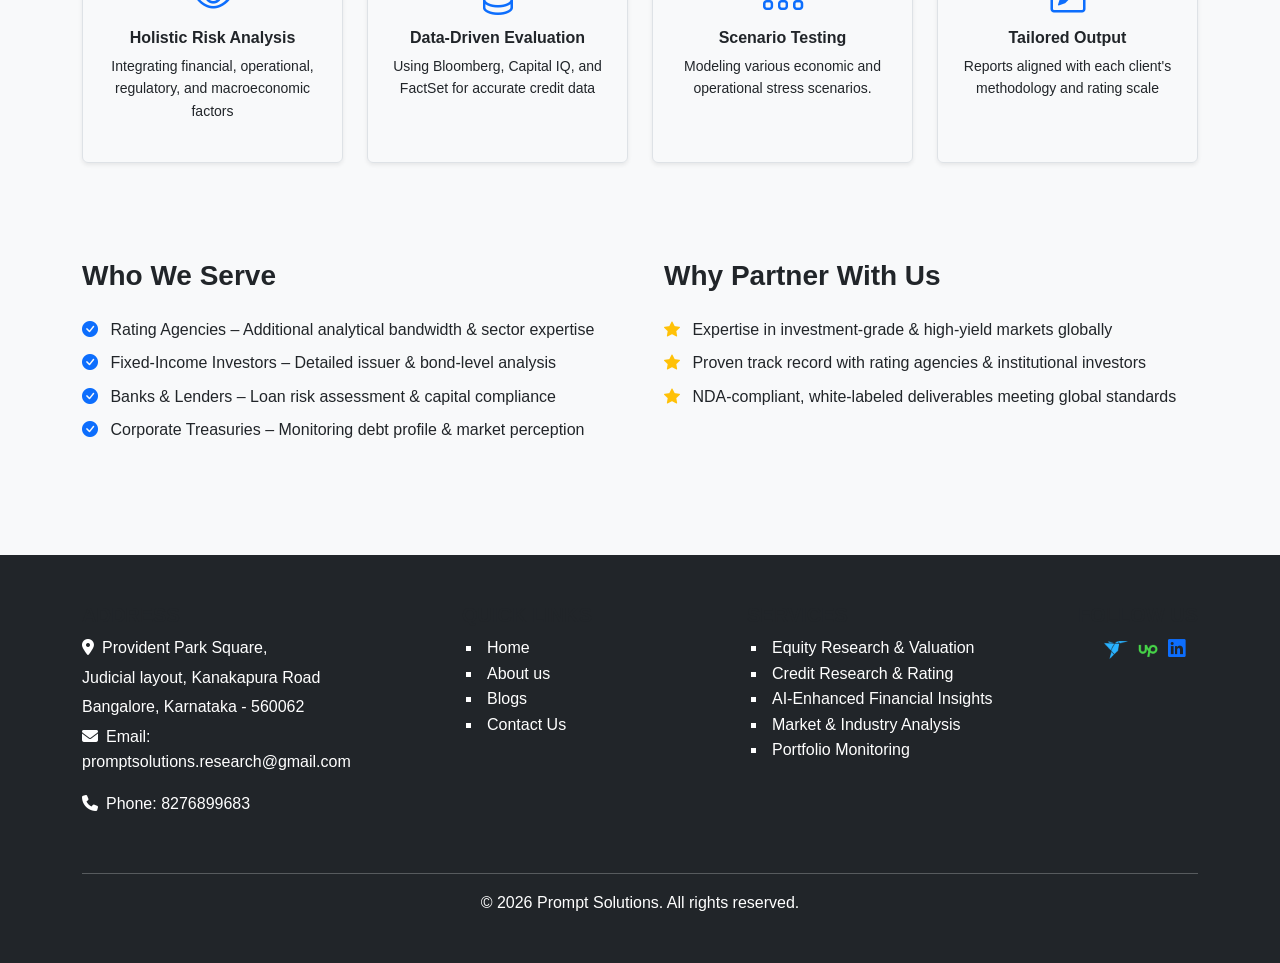
<file: crr.html>
<!DOCTYPE html>
<html lang="en">
<head>
  <meta charset="UTF-8" />
  <meta name="viewport" content="width=device-width, initial-scale=1" />
  <title>Credit Research & Rating - Prompt Solutions</title>
  <link href="https://cdn.jsdelivr.net/npm/bootstrap@5.3.3/dist/css/bootstrap.min.css" rel="stylesheet">
  <link rel="stylesheet" href="https://cdn.jsdelivr.net/npm/bootstrap-icons@1.10.5/font/bootstrap-icons.css">
  <link rel="stylesheet" href="https://cdnjs.cloudflare.com/ajax/libs/font-awesome/6.5.0/css/all.min.css">
  <link rel="stylesheet" href="./assets/css/style.css" />
</head>
<body>
  <nav class="navbar navbar-expand-lg navbar-dark bg-dark fixed-top py-2 mb-0">
    <div class="container">
      <a class="navbar-brand" href="index.html"><img class="logo" src="assets/imgs/logo.png" alt="Logo" /></a>
      <button class="navbar-toggler" type="button" data-bs-toggle="collapse" data-bs-target="#navbarNav">
        <span class="navbar-toggler-icon"></span>
      </button>
      <div class="collapse navbar-collapse justify-content-end" id="navbarNav">
        <ul class="navbar-nav">
          <li class="nav-item"><a class="nav-link" href="index.html">Home</a></li>
          <li class="nav-item"><a class="nav-link" href="about.html">About us</a></li>
          <li class="nav-item dropdown">
            <a class="nav-link active" href="#" id="servicesDropdown" role="button" data-bs-toggle="dropdown" aria-expanded="false">Services</a>
            <ul class="dropdown-menu animate-dropdown" aria-labelledby="servicesDropdown">
              <li><a class="dropdown-item" href="erv.html">Equity Research & Valuation</a></li>
              <li><a class="dropdown-item" href="crr.html">Credit Research & Rating</a></li>
              <li><a class="dropdown-item" href="AI-efi.html">AI-Enhanced Financial Insights</a></li>
              <li><a class="dropdown-item" href="mia.html">Market & Industry Analysis</a></li>
              <li><a class="dropdown-item" href="portfolio.html">Portfolio Monitoring</a></li>
            </ul>
          </li>
          <li class="nav-item"><a class="nav-link" href="blogs.html">Blogs</a></li>
          <li class="nav-item"><a class="nav-link" href="contact.html">Contact Us</a></li>
        </ul>
      </div>
    </div>
  </nav>
  <div style="height: 55px;"></div>

  <section class="text-center my-1">
    <div class="pages position-relative">
      <div class="black-overlay"></div>
      <img src="assets/imgs/Services 2.jpg" class="d-block w-100" alt="Credit Research">
      <div class="overlay-text"><h3>Credit Research & Ratings</h3></div>
    </div>
  </section>

  <section class="container py-5">
    <div class="row justify-content-center text-center">
      <div class="col-lg-10">
        <h2 class="fw-bold mb-3 text-primary">Comprehensive Credit Insights for Informed Lending and Investment Decisions</h2>
        <p class="lead text-muted">At Prompt Solutions, we provide end-to-end credit research and rating support that enables investors, lenders, and rating agencies to assess creditworthiness with clarity and confidence. From investment-grade corporates to high-yield issuers, our analysis is grounded in deep sector expertise, global market knowledge, and rigorous financial evaluation.</p>
      </div>
    </div>
  </section>

  <section class="py-5 bg-light">
    <div class="container">
      <h3 class="fw-bold text-center mb-5">Our Capabilities</h3>
      <div class="row g-4">
        <div class="col-md-4">
          <div class="card h-100 shadow-sm border-0 text-center p-4">
            <div class="mb-3"><i class="bi bi-check2-circle fs-1 text-primary"></i></div>
            <h5 class="fw-bold">Fundamental Credit Assessment</h5>
            <p>Evaluating financial health, business stability, and market positioning</p>
          </div>
        </div>
        <div class="col-md-4">
          <div class="card h-100 shadow-sm border-0 text-center p-4">
            <div class="mb-3"><i class="bi bi-file-text fs-1 text-primary"></i></div>
            <h5 class="fw-bold">Credit Memos & Rating Rationales</h5>
            <p>Preparing high-quality internal and external credit documentation</p>
          </div>
        </div>
        <div class="col-md-4">
          <div class="card h-100 shadow-sm border-0 text-center p-4">
            <div class="mb-3"><i class="bi bi-graph-up fs-1 text-primary"></i></div>
            <h5 class="fw-bold">Industry & Peer Benchmarking</h5>
            <p>Comparing key financial and operational metrics across competitors</p>
          </div>
        </div>
        <div class="col-md-4">
          <div class="card h-100 shadow-sm border-0 text-center p-4">
            <div class="mb-3"><i class="bi bi-bank fs-1 text-primary"></i></div>
            <h5 class="fw-bold">Solvency & Leverage Analysis</h5>
            <p>Examining liquidity, capital structure, and debt-servicing ability</p>
          </div>
        </div>
        <div class="col-md-4">
          <div class="card h-100 shadow-sm border-0 text-center p-4">
            <div class="mb-3"><i class="bi bi-lightning-charge fs-1 text-primary"></i></div>
            <h5 class="fw-bold">Event Impact Studies</h5>
            <p>Assessing credit implications of M&A, restructuring, refinancing, or downgrades</p>
          </div>
        </div>
        <div class="col-md-4">
          <div class="card h-100 shadow-sm border-0 text-center p-4">
            <div class="mb-3"><i class="bi bi-megaphone fs-1 text-primary"></i></div>
            <h5 class="fw-bold">Press Releases & Reporting</h5>
            <p>Drafting rating actions, investor updates, and analytical summaries</p>
          </div>
        </div>
      </div>
    </div>
  </section>

  <section class="py-5">
    <div class="container">
      <h3 class="fw-bold text-center mb-5">Our Approach</h3>
      <div class="row text-center g-4">
        <div class="col-md-3">
          <div class="p-4 border rounded shadow-sm h-100">
            <i class="bi bi-eye fs-1 text-primary mb-3"></i>
            <h6>Holistic Risk Analysis</h6>
            <p class="small">Integrating financial, operational, regulatory, and macroeconomic factors</p>
          </div>
        </div>
        <div class="col-md-3">
          <div class="p-4 border rounded shadow-sm h-100">
            <i class="bi bi-database fs-1 text-primary mb-3"></i>
            <h6>Data-Driven Evaluation</h6>
            <p class="small">Using Bloomberg, Capital IQ, and FactSet for accurate credit data</p>
          </div>
        </div>
        <div class="col-md-3">
          <div class="p-4 border rounded shadow-sm h-100">
            <i class="bi bi-diagram-3 fs-1 text-primary mb-3"></i>
            <h6>Scenario Testing</h6>
            <p class="small">Modeling various economic and operational stress scenarios.</p>
          </div>
        </div>
        <div class="col-md-3">
          <div class="p-4 border rounded shadow-sm h-100">
            <i class="bi bi-pencil-square fs-1 text-primary mb-3"></i>
            <h6>Tailored Output</h6>
            <p class="small">Reports aligned with each client's methodology and rating scale</p>
          </div>
        </div>
      </div>
    </div>
  </section>

  <section class="py-5 bg-light">
    <div class="container">
      <div class="row g-5">
        <div class="col-md-6">
          <h3 class="fw-bold mb-4">Who We Serve</h3>
          <ul class="list-unstyled">
            <li class="mb-2"><i class="bi bi-check-circle-fill text-primary me-2"></i> Rating Agencies – Additional analytical bandwidth & sector expertise</li>
            <li class="mb-2"><i class="bi bi-check-circle-fill text-primary me-2"></i> Fixed-Income Investors – Detailed issuer & bond-level analysis</li>
            <li class="mb-2"><i class="bi bi-check-circle-fill text-primary me-2"></i> Banks & Lenders – Loan risk assessment & capital compliance</li>
            <li class="mb-2"><i class="bi bi-check-circle-fill text-primary me-2"></i> Corporate Treasuries – Monitoring debt profile & market perception</li>
          </ul>
        </div>
        <div class="col-md-6">
          <h3 class="fw-bold mb-4">Why Partner With Us</h3>
          <ul class="list-unstyled">
            <li class="mb-2"><i class="bi bi-star-fill text-warning me-2"></i> Expertise in investment-grade & high-yield markets globally</li>
            <li class="mb-2"><i class="bi bi-star-fill text-warning me-2"></i> Proven track record with rating agencies & institutional investors</li>
            <li class="mb-2"><i class="bi bi-star-fill text-warning me-2"></i> NDA-compliant, white-labeled deliverables meeting global standards</li>
          </ul>
        </div>
      </div>
    </div>
  </section>

  <footer class="bg-dark text-white py-5 mt-5">
    <div class="container">
      <div class="row text-center text-md-start">
        <div class="col-md-4 mb-4">
          <h5 class="text-uppercase">Address</h5>
          <p class="mb-1"><i class="fas fa-map-marker-alt me-2"></i>Provident Park Square,</p>
          <p class="mb-1">Judicial layout, Kanakapura Road</p>
          <p class="mb-1">Bangalore, Karnataka - 560062</p>
          <p><i class="text-white fas fa-envelope me-2"></i>Email:<br /> promptsolutions.research@gmail.com</p>
          <p><i class="text-white fas fa-phone me-2"></i>Phone: 8276899683</p>
        </div>
        <div class="col-md-3 mb-4">
          <h5 class="text-uppercase">Quick Links</h5>
          <ul style="list-style-type: square; padding-left: 20px;">
            <li><a class="quick-link" href="index.html">Home</a></li>
            <li><a class="quick-link" href="about.html">About us</a></li>
            <li><a class="quick-link" href="blogs.html">Blogs</a></li>
            <li><a class="quick-link" href="contact.html">Contact Us</a></li>
          </ul>
        </div>
        <div class="col-md-3 mb-4">
          <h5 class="text-uppercase">Services</h5>
          <ul style="list-style-type: square; padding-left: 20px;">
            <li><a class="quick-link" href="erv.html">Equity Research & Valuation</a></li>
            <li><a class="quick-link" href="crr.html">Credit Research & Rating</a></li>
            <li><a class="quick-link" href="AI-efi.html">AI-Enhanced Financial Insights</a></li>
            <li><a class="quick-link" href="mia.html">Market & Industry Analysis</a></li>
            <li><a class="quick-link" href="portfolio.html">Portfolio Monitoring</a></li>
          </ul>
        </div>
        <div class="col-md-2 mb-4 text-md-end">
          <h5 class="text-uppercase">Follow Us</h5>
          <div class="container d-flex justify-content-end align-items-center">
            <a href="https://www.freelancer.com/" target="_blank" class="text-white me-2">
              <img src="assets/imgs/freelancer.png" alt="Freelancer" width="24" height="24">
            </a>
            <a href="https://www.upwork.com/" target="_blank" class="text-white me-2">
              <img src="assets/imgs/upwork.png" alt="Upwork" width="24" height="24">
            </a>
            <a href="https://www.linkedin.com/company/108113242/admin/dashboard/" target="_blank">
              <i class="bi bi-linkedin" style="font-size: 1.1rem;"></i>
            </a>
          </div>
        </div>
      </div>
      <hr class="border-light">
      <div class="text-center">
        <p class="mb-0">&copy; <span id="currentYear"></span> Prompt Solutions. All rights reserved.</p>
      </div>
    </div>
  </footer>

  <script src="https://cdn.jsdelivr.net/npm/bootstrap@5.3.0/dist/js/bootstrap.bundle.min.js"></script>
  <script src="assets/js/main.js"></script>
</body>
</html>
</file>
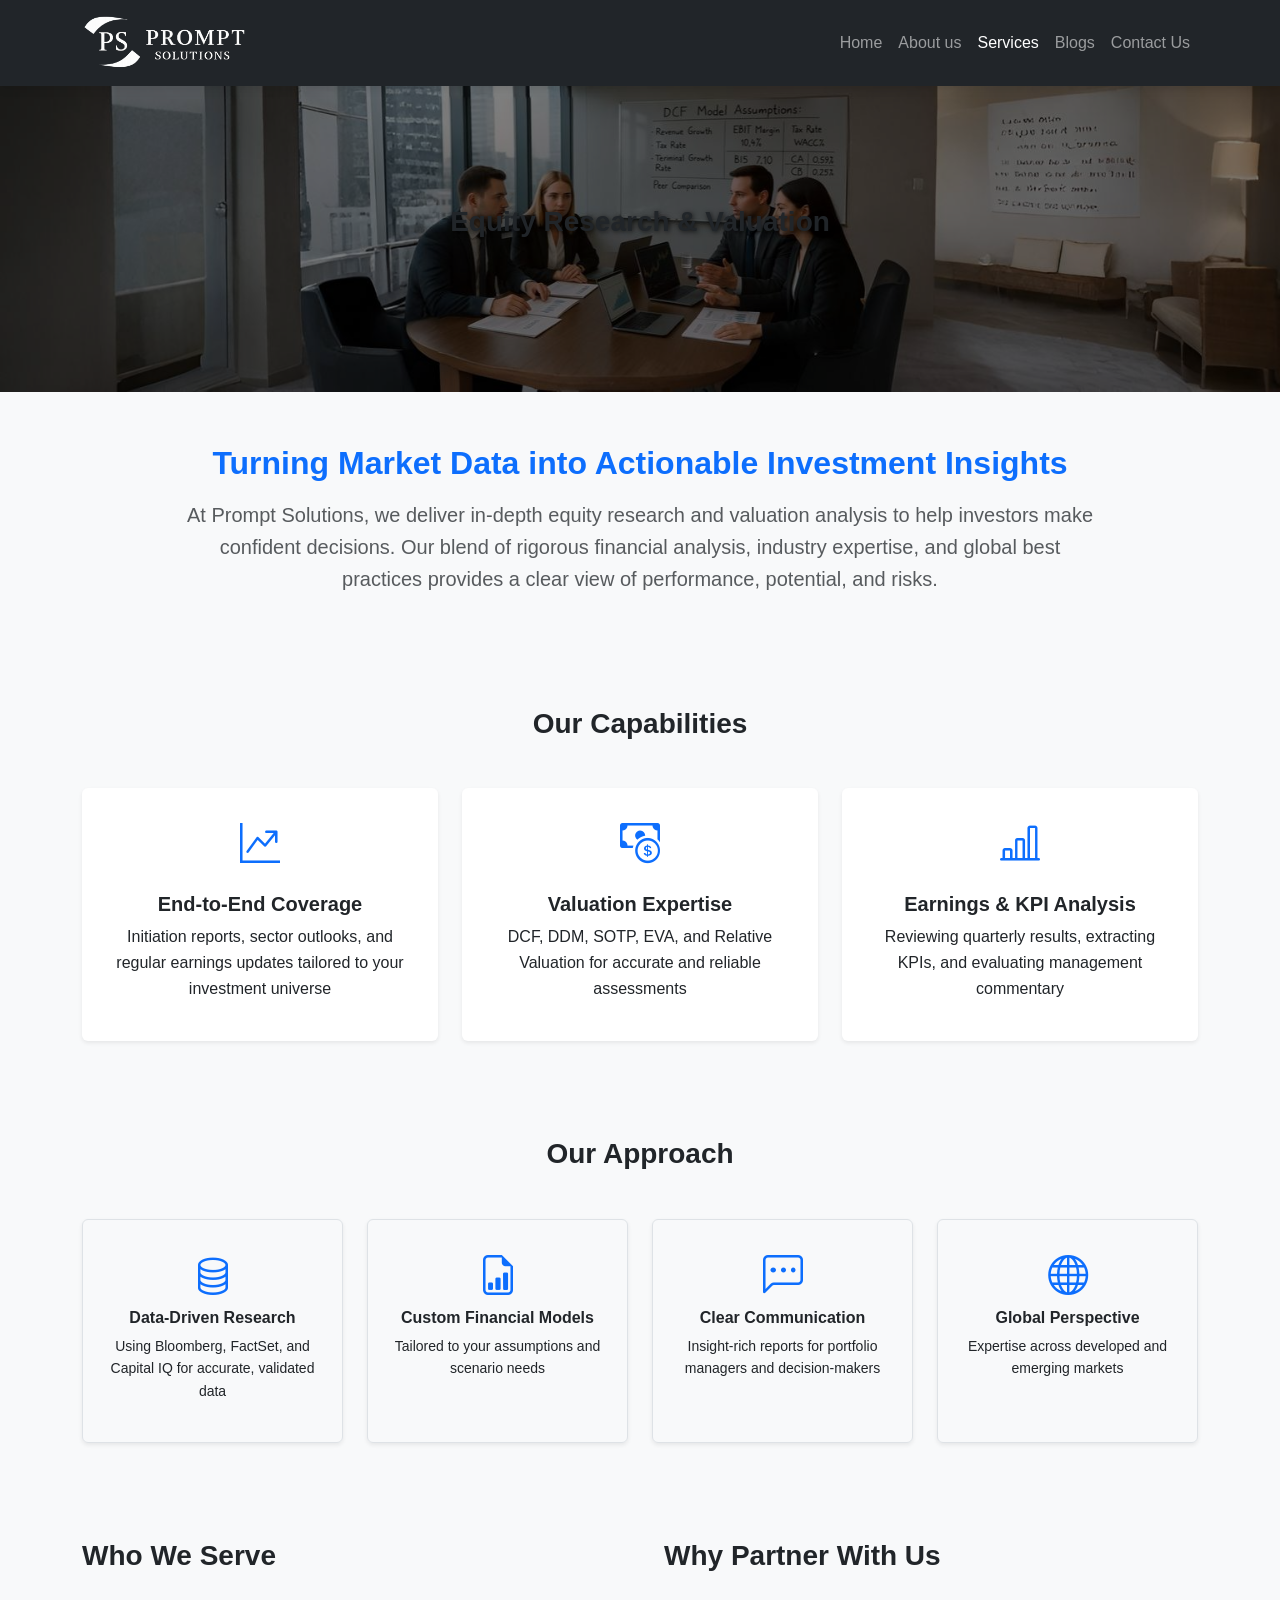
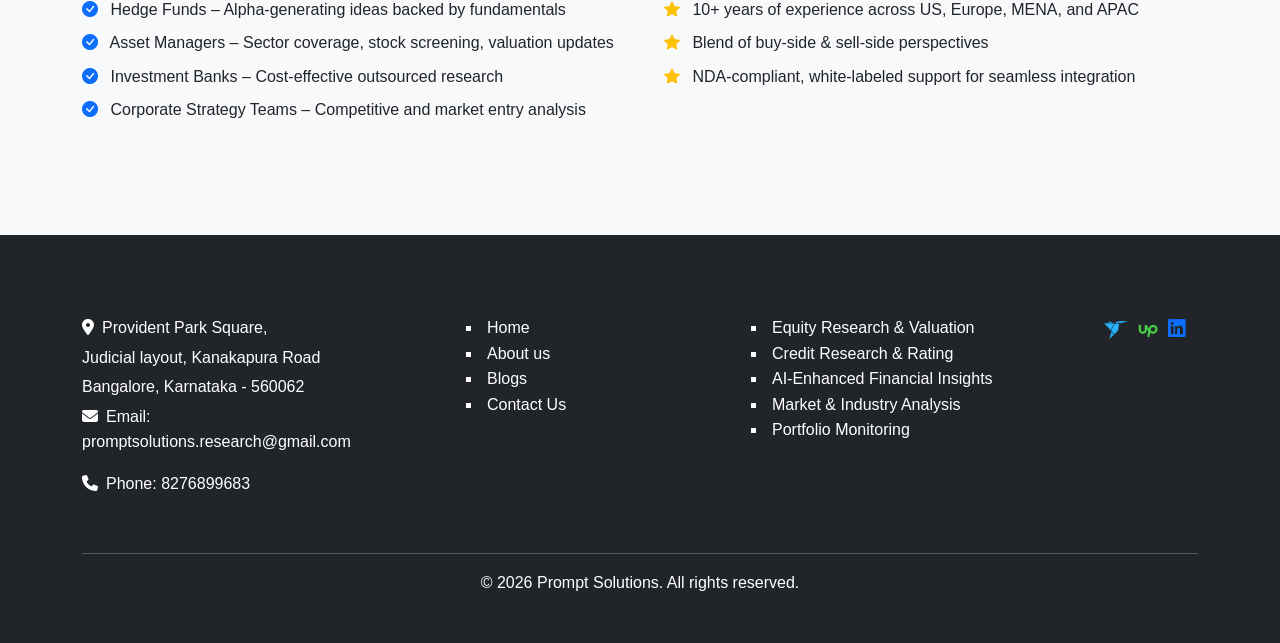
<file: erv.html>
<!DOCTYPE html>
<html lang="en">
<head>
  <meta charset="UTF-8" />
  <meta name="viewport" content="width=device-width, initial-scale=1" />
  <title>Equity Research & Valuation - Prompt Solutions</title>
  <link href="https://cdn.jsdelivr.net/npm/bootstrap@5.3.3/dist/css/bootstrap.min.css" rel="stylesheet">
  <link rel="stylesheet" href="https://cdn.jsdelivr.net/npm/bootstrap-icons@1.10.5/font/bootstrap-icons.css">
  <link rel="stylesheet" href="https://cdnjs.cloudflare.com/ajax/libs/font-awesome/6.5.0/css/all.min.css">
  <link rel="stylesheet" href="./assets/css/style.css" />
</head>
<body>
  <nav class="navbar navbar-expand-lg navbar-dark bg-dark fixed-top py-2 mb-0">
    <div class="container">
      <a class="navbar-brand" href="index.html"><img class="logo" src="assets/imgs/logo.png" alt="Logo" /></a>
      <button class="navbar-toggler" type="button" data-bs-toggle="collapse" data-bs-target="#navbarNav">
        <span class="navbar-toggler-icon"></span>
      </button>
      <div class="collapse navbar-collapse justify-content-end" id="navbarNav">
        <ul class="navbar-nav">
          <li class="nav-item"><a class="nav-link" href="index.html">Home</a></li>
          <li class="nav-item"><a class="nav-link" href="about.html">About us</a></li>
          <li class="nav-item dropdown">
            <a class="nav-link active" href="#" id="servicesDropdown" role="button" data-bs-toggle="dropdown" aria-expanded="false">Services</a>
            <ul class="dropdown-menu animate-dropdown" aria-labelledby="servicesDropdown">
              <li><a class="dropdown-item" href="erv.html">Equity Research & Valuation</a></li>
              <li><a class="dropdown-item" href="crr.html">Credit Research & Rating</a></li>
              <li><a class="dropdown-item" href="AI-efi.html">AI-Enhanced Financial Insights</a></li>
              <li><a class="dropdown-item" href="mia.html">Market & Industry Analysis</a></li>
              <li><a class="dropdown-item" href="portfolio.html">Portfolio Monitoring</a></li>
            </ul>
          </li>
          <li class="nav-item"><a class="nav-link" href="blogs.html">Blogs</a></li>
          <li class="nav-item"><a class="nav-link" href="contact.html">Contact Us</a></li>
        </ul>
      </div>
    </div>
  </nav>
  <div style="height: 55px;"></div>

  <section class="text-center my-1">
    <div class="pages position-relative">
      <div class="black-overlay"></div>
      <img src="assets/imgs/Services 1.jpg" class="d-block w-100" alt="Equity Research">
      <div class="overlay-text"><h3>Equity Research & Valuation</h3></div>
    </div>
  </section>

  <section class="container py-5">
    <div class="row justify-content-center text-center">
      <div class="col-lg-10">
        <h2 class="fw-bold mb-3 text-primary">Turning Market Data into Actionable Investment Insights</h2>
        <p class="lead text-muted">At Prompt Solutions, we deliver in-depth equity research and valuation analysis to help investors make confident decisions. Our blend of rigorous financial analysis, industry expertise, and global best practices provides a clear view of performance, potential, and risks.</p>
      </div>
    </div>
  </section>

  <section class="py-5 bg-light">
    <div class="container">
      <h3 class="fw-bold text-center mb-5">Our Capabilities</h3>
      <div class="row g-4">
        <div class="col-md-4">
          <div class="card h-100 shadow-sm border-0 text-center p-4">
            <div class="mb-3"><i class="bi bi-graph-up-arrow fs-1 text-primary"></i></div>
            <h5 class="fw-bold">End-to-End Coverage</h5>
            <p>Initiation reports, sector outlooks, and regular earnings updates tailored to your investment universe</p>
          </div>
        </div>
        <div class="col-md-4">
          <div class="card h-100 shadow-sm border-0 text-center p-4">
            <div class="mb-3"><i class="bi bi-cash-coin fs-1 text-primary"></i></div>
            <h5 class="fw-bold">Valuation Expertise</h5>
            <p>DCF, DDM, SOTP, EVA, and Relative Valuation for accurate and reliable assessments</p>
          </div>
        </div>
        <div class="col-md-4">
          <div class="card h-100 shadow-sm border-0 text-center p-4">
            <div class="mb-3"><i class="bi bi-bar-chart-line fs-1 text-primary"></i></div>
            <h5 class="fw-bold">Earnings & KPI Analysis</h5>
            <p>Reviewing quarterly results, extracting KPIs, and evaluating management commentary</p>
          </div>
        </div>
      </div>
    </div>
  </section>

  <section class="py-5">
    <div class="container">
      <h3 class="fw-bold text-center mb-5">Our Approach</h3>
      <div class="row text-center g-4">
        <div class="col-md-3">
          <div class="p-4 border rounded shadow-sm h-100">
            <i class="bi bi-database fs-1 text-primary mb-3"></i>
            <h6>Data-Driven Research</h6>
            <p class="small">Using Bloomberg, FactSet, and Capital IQ for accurate, validated data</p>
          </div>
        </div>
        <div class="col-md-3">
          <div class="p-4 border rounded shadow-sm h-100">
            <i class="bi bi-file-earmark-bar-graph fs-1 text-primary mb-3"></i>
            <h6>Custom Financial Models</h6>
            <p class="small">Tailored to your assumptions and scenario needs</p>
          </div>
        </div>
        <div class="col-md-3">
          <div class="p-4 border rounded shadow-sm h-100">
            <i class="bi bi-chat-left-dots fs-1 text-primary mb-3"></i>
            <h6>Clear Communication</h6>
            <p class="small">Insight-rich reports for portfolio managers and decision-makers</p>
          </div>
        </div>
        <div class="col-md-3">
          <div class="p-4 border rounded shadow-sm h-100">
            <i class="bi bi-globe fs-1 text-primary mb-3"></i>
            <h6>Global Perspective</h6>
            <p class="small">Expertise across developed and emerging markets</p>
          </div>
        </div>
      </div>
    </div>
  </section>

  <section class="py-5 bg-light">
    <div class="container">
      <div class="row g-5">
        <div class="col-md-6">
          <h3 class="fw-bold mb-4">Who We Serve</h3>
          <ul class="list-unstyled">
            <li class="mb-2"><i class="bi bi-check-circle-fill text-primary me-2"></i> Hedge Funds – Alpha-generating ideas backed by fundamentals</li>
            <li class="mb-2"><i class="bi bi-check-circle-fill text-primary me-2"></i> Asset Managers – Sector coverage, stock screening, valuation updates</li>
            <li class="mb-2"><i class="bi bi-check-circle-fill text-primary me-2"></i> Investment Banks – Cost-effective outsourced research</li>
            <li class="mb-2"><i class="bi bi-check-circle-fill text-primary me-2"></i> Corporate Strategy Teams – Competitive and market entry analysis</li>
          </ul>
        </div>
        <div class="col-md-6">
          <h3 class="fw-bold mb-4">Why Partner With Us</h3>
          <ul class="list-unstyled">
            <li class="mb-2"><i class="bi bi-star-fill text-warning me-2"></i> 10+ years of experience across US, Europe, MENA, and APAC</li>
            <li class="mb-2"><i class="bi bi-star-fill text-warning me-2"></i> Blend of buy-side & sell-side perspectives</li>
            <li class="mb-2"><i class="bi bi-star-fill text-warning me-2"></i> NDA-compliant, white-labeled support for seamless integration</li>
          </ul>
        </div>
      </div>
    </div>
  </section>

  <footer class="bg-dark text-white py-5 mt-5">
    <div class="container">
      <div class="row text-center text-md-start">
        <div class="col-md-4 mb-4">
          <h5 class="text-uppercase">Address</h5>
          <p class="mb-1"><i class="fas fa-map-marker-alt me-2"></i>Provident Park Square,</p>
          <p class="mb-1">Judicial layout, Kanakapura Road</p>
          <p class="mb-1">Bangalore, Karnataka - 560062</p>
          <p><i class="text-white fas fa-envelope me-2"></i>Email:<br /> promptsolutions.research@gmail.com</p>
          <p><i class="text-white fas fa-phone me-2"></i>Phone: 8276899683</p>
        </div>
        <div class="col-md-3 mb-4">
          <h5 class="text-uppercase">Quick Links</h5>
          <ul style="list-style-type: square; padding-left: 20px;">
            <li><a class="quick-link" href="index.html">Home</a></li>
            <li><a class="quick-link" href="about.html">About us</a></li>
            <li><a class="quick-link" href="blogs.html">Blogs</a></li>
            <li><a class="quick-link" href="contact.html">Contact Us</a></li>
          </ul>
        </div>
        <div class="col-md-3 mb-4">
          <h5 class="text-uppercase">Services</h5>
          <ul style="list-style-type: square; padding-left: 20px;">
            <li><a class="quick-link" href="erv.html">Equity Research & Valuation</a></li>
            <li><a class="quick-link" href="crr.html">Credit Research & Rating</a></li>
            <li><a class="quick-link" href="AI-efi.html">AI-Enhanced Financial Insights</a></li>
            <li><a class="quick-link" href="mia.html">Market & Industry Analysis</a></li>
            <li><a class="quick-link" href="portfolio.html">Portfolio Monitoring</a></li>
          </ul>
        </div>
        <div class="col-md-2 mb-4 text-md-end">
          <h5 class="text-uppercase">Follow Us</h5>
          <div class="container d-flex justify-content-end align-items-center">
            <a href="https://www.freelancer.com/" target="_blank" class="text-white me-2">
              <img src="assets/imgs/freelancer.png" alt="Freelancer" width="24" height="24">
            </a>
            <a href="https://www.upwork.com/" target="_blank" class="text-white me-2">
              <img src="assets/imgs/upwork.png" alt="Upwork" width="24" height="24">
            </a>
            <a href="https://www.linkedin.com/company/108113242/admin/dashboard/" target="_blank">
              <i class="bi bi-linkedin" style="font-size: 1.1rem;"></i>
            </a>
          </div>
        </div>
      </div>
      <hr class="border-light">
      <div class="text-center">
        <p class="mb-0">&copy; <span id="currentYear"></span> Prompt Solutions. All rights reserved.</p>
      </div>
    </div>
  </footer>

  <script src="https://cdn.jsdelivr.net/npm/bootstrap@5.3.0/dist/js/bootstrap.bundle.min.js"></script>
  <script src="assets/js/main.js"></script>
</body>
</html>
</file>
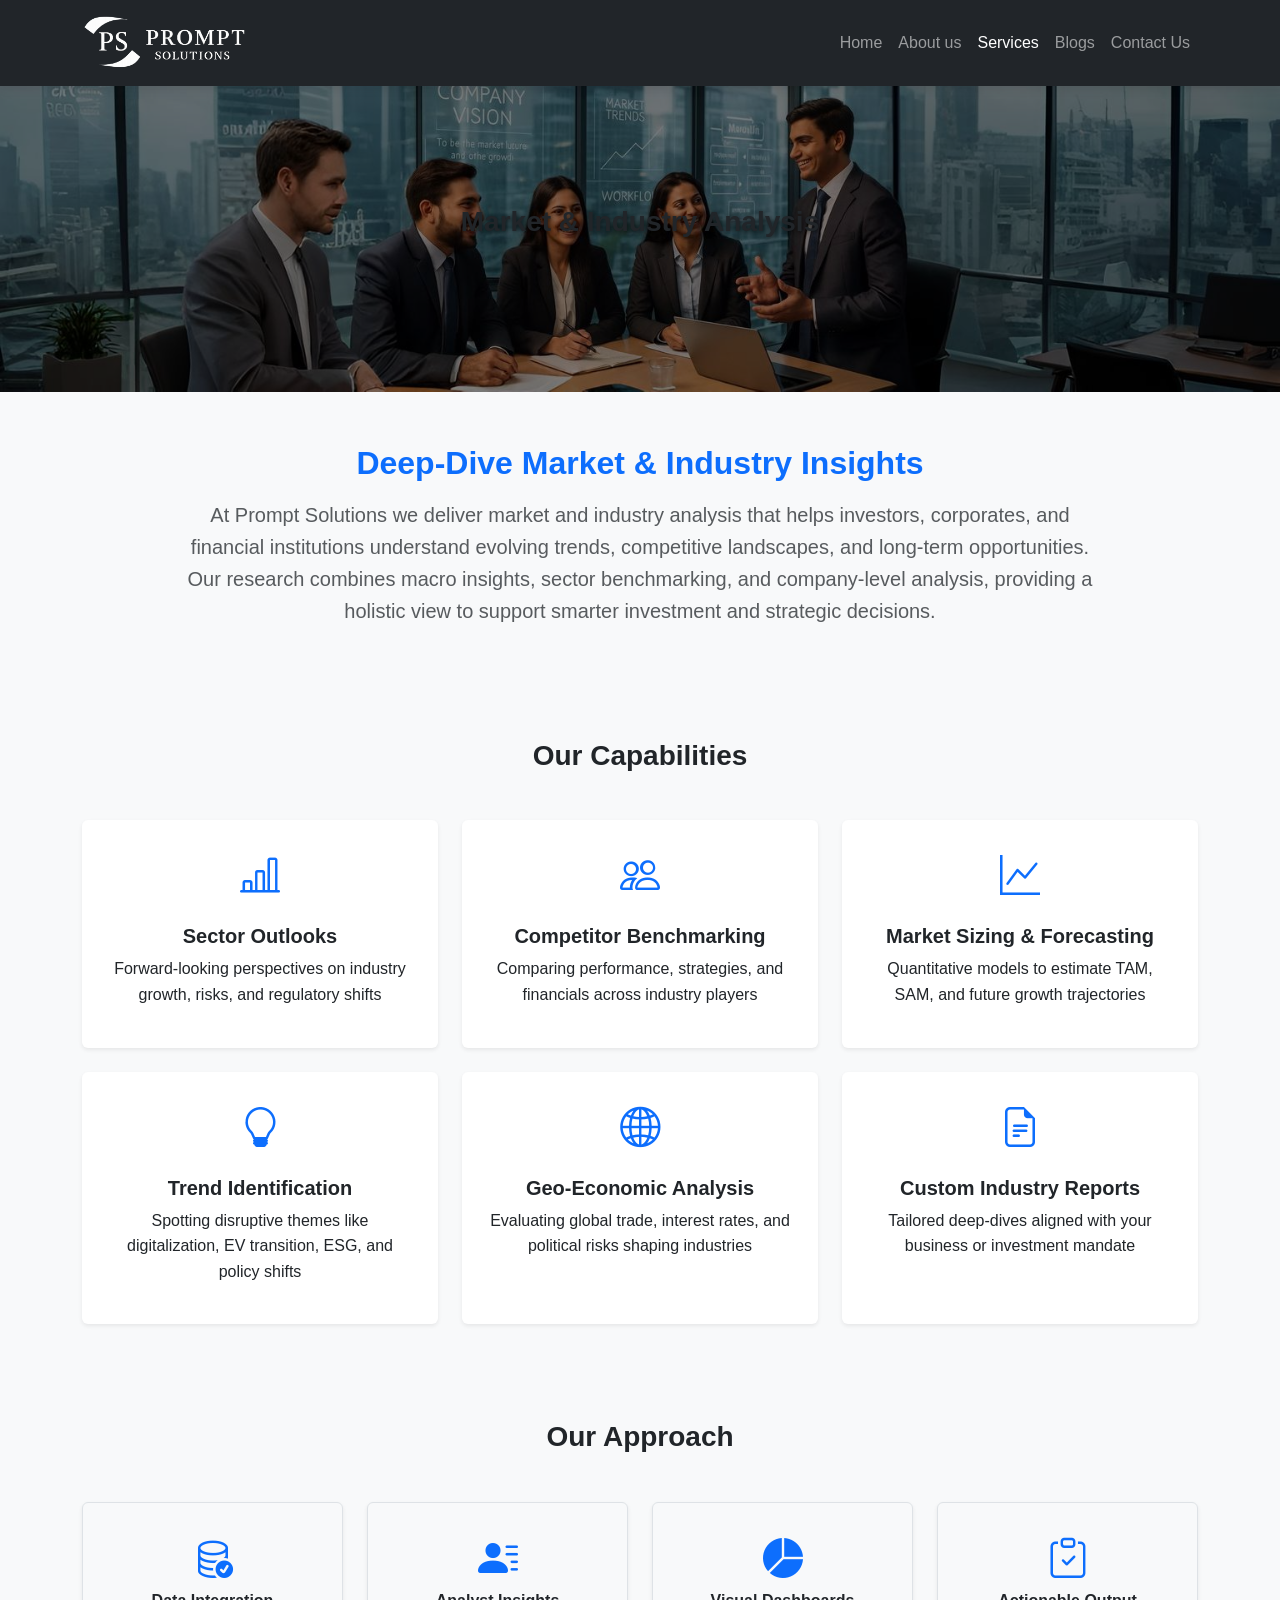
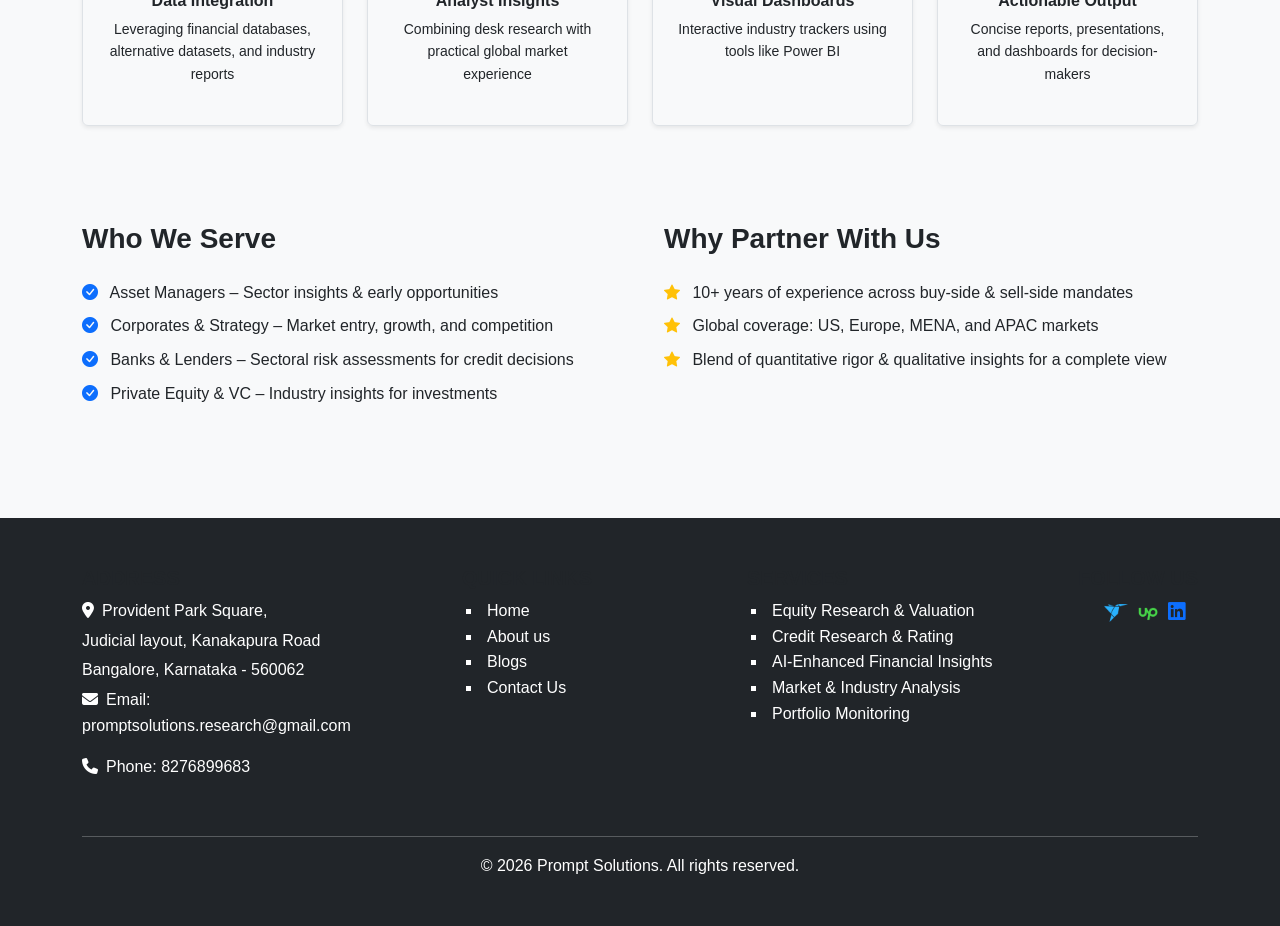
<file: mia.html>
<!DOCTYPE html>
<html lang="en">
<head>
  <meta charset="UTF-8" />
  <meta name="viewport" content="width=device-width, initial-scale=1" />
  <title>Market & Industry Analysis - Prompt Solutions</title>
  <link href="https://cdn.jsdelivr.net/npm/bootstrap@5.3.3/dist/css/bootstrap.min.css" rel="stylesheet">
  <link rel="stylesheet" href="https://cdn.jsdelivr.net/npm/bootstrap-icons@1.10.5/font/bootstrap-icons.css">
  <link rel="stylesheet" href="https://cdnjs.cloudflare.com/ajax/libs/font-awesome/6.5.0/css/all.min.css">
  <link rel="stylesheet" href="./assets/css/style.css" />
</head>
<body>
  <nav class="navbar navbar-expand-lg navbar-dark bg-dark fixed-top py-2 mb-0">
    <div class="container">
      <a class="navbar-brand" href="index.html"><img class="logo" src="assets/imgs/logo.png" alt="Logo" /></a>
      <button class="navbar-toggler" type="button" data-bs-toggle="collapse" data-bs-target="#navbarNav">
        <span class="navbar-toggler-icon"></span>
      </button>
      <div class="collapse navbar-collapse justify-content-end" id="navbarNav">
        <ul class="navbar-nav">
          <li class="nav-item"><a class="nav-link" href="index.html">Home</a></li>
          <li class="nav-item"><a class="nav-link" href="about.html">About us</a></li>
          <li class="nav-item dropdown">
            <a class="nav-link active" href="#" id="servicesDropdown" role="button" data-bs-toggle="dropdown" aria-expanded="false">Services</a>
            <ul class="dropdown-menu animate-dropdown" aria-labelledby="servicesDropdown">
              <li><a class="dropdown-item" href="erv.html">Equity Research & Valuation</a></li>
              <li><a class="dropdown-item" href="crr.html">Credit Research & Rating</a></li>
              <li><a class="dropdown-item" href="AI-efi.html">AI-Enhanced Financial Insights</a></li>
              <li><a class="dropdown-item" href="mia.html">Market & Industry Analysis</a></li>
              <li><a class="dropdown-item" href="portfolio.html">Portfolio Monitoring</a></li>
            </ul>
          </li>
          <li class="nav-item"><a class="nav-link" href="blogs.html">Blogs</a></li>
          <li class="nav-item"><a class="nav-link" href="contact.html">Contact Us</a></li>
        </ul>
      </div>
    </div>
  </nav>
  <div style="height: 55px;"></div>

  <section class="text-center my-1">
    <div class="pages position-relative">
      <div class="black-overlay"></div>
      <img src="assets/imgs/Services 4.jpg" class="d-block w-100" alt="Market Analysis">
      <div class="overlay-text"><h3>Market & Industry Analysis</h3></div>
    </div>
  </section>

  <section class="container py-5">
    <div class="row justify-content-center text-center">
      <div class="col-lg-10">
        <h2 class="fw-bold mb-3 text-primary">Deep-Dive Market & Industry Insights</h2>
        <p class="lead text-muted">At Prompt Solutions we deliver market and industry analysis that helps investors, corporates, and financial institutions understand evolving trends, competitive landscapes, and long-term opportunities. Our research combines macro insights, sector benchmarking, and company-level analysis, providing a holistic view to support smarter investment and strategic decisions.</p>
      </div>
    </div>
  </section>

  <section class="py-5 bg-light">
    <div class="container">
      <h3 class="fw-bold text-center mb-5">Our Capabilities</h3>
      <div class="row g-4">
        <div class="col-md-4">
          <div class="card h-100 shadow-sm border-0 text-center p-4">
            <i class="bi bi-bar-chart-line fs-1 text-primary mb-3"></i>
            <h5 class="fw-bold">Sector Outlooks</h5>
            <p>Forward-looking perspectives on industry growth, risks, and regulatory shifts</p>
          </div>
        </div>
        <div class="col-md-4">
          <div class="card h-100 shadow-sm border-0 text-center p-4">
            <i class="bi bi-people fs-1 text-primary mb-3"></i>
            <h5 class="fw-bold">Competitor Benchmarking</h5>
            <p>Comparing performance, strategies, and financials across industry players</p>
          </div>
        </div>
        <div class="col-md-4">
          <div class="card h-100 shadow-sm border-0 text-center p-4">
            <i class="bi bi-graph-up fs-1 text-primary mb-3"></i>
            <h5 class="fw-bold">Market Sizing & Forecasting</h5>
            <p>Quantitative models to estimate TAM, SAM, and future growth trajectories</p>
          </div>
        </div>
        <div class="col-md-4">
          <div class="card h-100 shadow-sm border-0 text-center p-4">
            <i class="bi bi-lightbulb fs-1 text-primary mb-3"></i>
            <h5 class="fw-bold">Trend Identification</h5>
            <p>Spotting disruptive themes like digitalization, EV transition, ESG, and policy shifts</p>
          </div>
        </div>
        <div class="col-md-4">
          <div class="card h-100 shadow-sm border-0 text-center p-4">
            <i class="bi bi-globe2 fs-1 text-primary mb-3"></i>
            <h5 class="fw-bold">Geo-Economic Analysis</h5>
            <p>Evaluating global trade, interest rates, and political risks shaping industries</p>
          </div>
        </div>
        <div class="col-md-4">
          <div class="card h-100 shadow-sm border-0 text-center p-4">
            <i class="bi bi-file-earmark-text fs-1 text-primary mb-3"></i>
            <h5 class="fw-bold">Custom Industry Reports</h5>
            <p>Tailored deep-dives aligned with your business or investment mandate</p>
          </div>
        </div>
      </div>
    </div>
  </section>

  <section class="py-5">
    <div class="container">
      <h3 class="fw-bold text-center mb-5">Our Approach</h3>
      <div class="row text-center g-4">
        <div class="col-md-3">
          <div class="p-4 border rounded shadow-sm h-100">
            <i class="bi bi-database-check fs-1 text-primary mb-3"></i>
            <h6>Data Integration</h6>
            <p class="small">Leveraging financial databases, alternative datasets, and industry reports</p>
          </div>
        </div>
        <div class="col-md-3">
          <div class="p-4 border rounded shadow-sm h-100">
            <i class="bi bi-person-lines-fill fs-1 text-primary mb-3"></i>
            <h6>Analyst Insights</h6>
            <p class="small">Combining desk research with practical global market experience</p>
          </div>
        </div>
        <div class="col-md-3">
          <div class="p-4 border rounded shadow-sm h-100">
            <i class="bi bi-pie-chart-fill fs-1 text-primary mb-3"></i>
            <h6>Visual Dashboards</h6>
            <p class="small">Interactive industry trackers using tools like Power BI</p>
          </div>
        </div>
        <div class="col-md-3">
          <div class="p-4 border rounded shadow-sm h-100">
            <i class="bi bi-clipboard-check fs-1 text-primary mb-3"></i>
            <h6>Actionable Output</h6>
            <p class="small">Concise reports, presentations, and dashboards for decision-makers</p>
          </div>
        </div>
      </div>
    </div>
  </section>

  <section class="py-5 bg-light">
    <div class="container">
      <div class="row g-5">
        <div class="col-md-6">
          <h3 class="fw-bold mb-4">Who We Serve</h3>
          <ul class="list-unstyled">
            <li class="mb-2"><i class="bi bi-check-circle-fill text-primary me-2"></i> Asset Managers – Sector insights & early opportunities</li>
            <li class="mb-2"><i class="bi bi-check-circle-fill text-primary me-2"></i> Corporates & Strategy – Market entry, growth, and competition</li>
            <li class="mb-2"><i class="bi bi-check-circle-fill text-primary me-2"></i> Banks & Lenders – Sectoral risk assessments for credit decisions</li>
            <li class="mb-2"><i class="bi bi-check-circle-fill text-primary me-2"></i> Private Equity & VC – Industry insights for investments</li>
          </ul>
        </div>
        <div class="col-md-6">
          <h3 class="fw-bold mb-4">Why Partner With Us</h3>
          <ul class="list-unstyled">
            <li class="mb-2"><i class="bi bi-star-fill text-warning me-2"></i> 10+ years of experience across buy-side & sell-side mandates</li>
            <li class="mb-2"><i class="bi bi-star-fill text-warning me-2"></i> Global coverage: US, Europe, MENA, and APAC markets</li>
            <li class="mb-2"><i class="bi bi-star-fill text-warning me-2"></i> Blend of quantitative rigor & qualitative insights for a complete view</li>
          </ul>
        </div>
      </div>
    </div>
  </section>

  <footer class="bg-dark text-white py-5 mt-5">
    <div class="container">
      <div class="row text-center text-md-start">
        <div class="col-md-4 mb-4">
          <h5 class="text-uppercase">Address</h5>
          <p class="mb-1"><i class="fas fa-map-marker-alt me-2"></i>Provident Park Square,</p>
          <p class="mb-1">Judicial layout, Kanakapura Road</p>
          <p class="mb-1">Bangalore, Karnataka - 560062</p>
          <p><i class="text-white fas fa-envelope me-2"></i>Email:<br /> promptsolutions.research@gmail.com</p>
          <p><i class="text-white fas fa-phone me-2"></i>Phone: 8276899683</p>
        </div>
        <div class="col-md-3 mb-4">
          <h5 class="text-uppercase">Quick Links</h5>
          <ul style="list-style-type: square; padding-left: 20px;">
            <li><a class="quick-link" href="index.html">Home</a></li>
            <li><a class="quick-link" href="about.html">About us</a></li>
            <li><a class="quick-link" href="blogs.html">Blogs</a></li>
            <li><a class="quick-link" href="contact.html">Contact Us</a></li>
          </ul>
        </div>
        <div class="col-md-3 mb-4">
          <h5 class="text-uppercase">Services</h5>
          <ul style="list-style-type: square; padding-left: 20px;">
            <li><a class="quick-link" href="erv.html">Equity Research & Valuation</a></li>
            <li><a class="quick-link" href="crr.html">Credit Research & Rating</a></li>
            <li><a class="quick-link" href="AI-efi.html">AI-Enhanced Financial Insights</a></li>
            <li><a class="quick-link" href="mia.html">Market & Industry Analysis</a></li>
            <li><a class="quick-link" href="portfolio.html">Portfolio Monitoring</a></li>
          </ul>
        </div>
        <div class="col-md-2 mb-4 text-md-end">
          <h5 class="text-uppercase">Follow Us</h5>
          <div class="container d-flex justify-content-end align-items-center">
            <a href="https://www.freelancer.com/" target="_blank" class="text-white me-2">
              <img src="assets/imgs/freelancer.png" alt="Freelancer" width="24" height="24">
            </a>
            <a href="https://www.upwork.com/" target="_blank" class="text-white me-2">
              <img src="assets/imgs/upwork.png" alt="Upwork" width="24" height="24">
            </a>
            <a href="https://www.linkedin.com/company/108113242/admin/dashboard/" target="_blank">
              <i class="bi bi-linkedin" style="font-size: 1.1rem;"></i>
            </a>
          </div>
        </div>
      </div>
      <hr class="border-light">
      <div class="text-center">
        <p class="mb-0">&copy; <span id="currentYear"></span> Prompt Solutions. All rights reserved.</p>
      </div>
    </div>
  </footer>

  <script src="https://cdn.jsdelivr.net/npm/bootstrap@5.3.0/dist/js/bootstrap.bundle.min.js"></script>
  <script src="assets/js/main.js"></script>
</body>
</html>
</file>
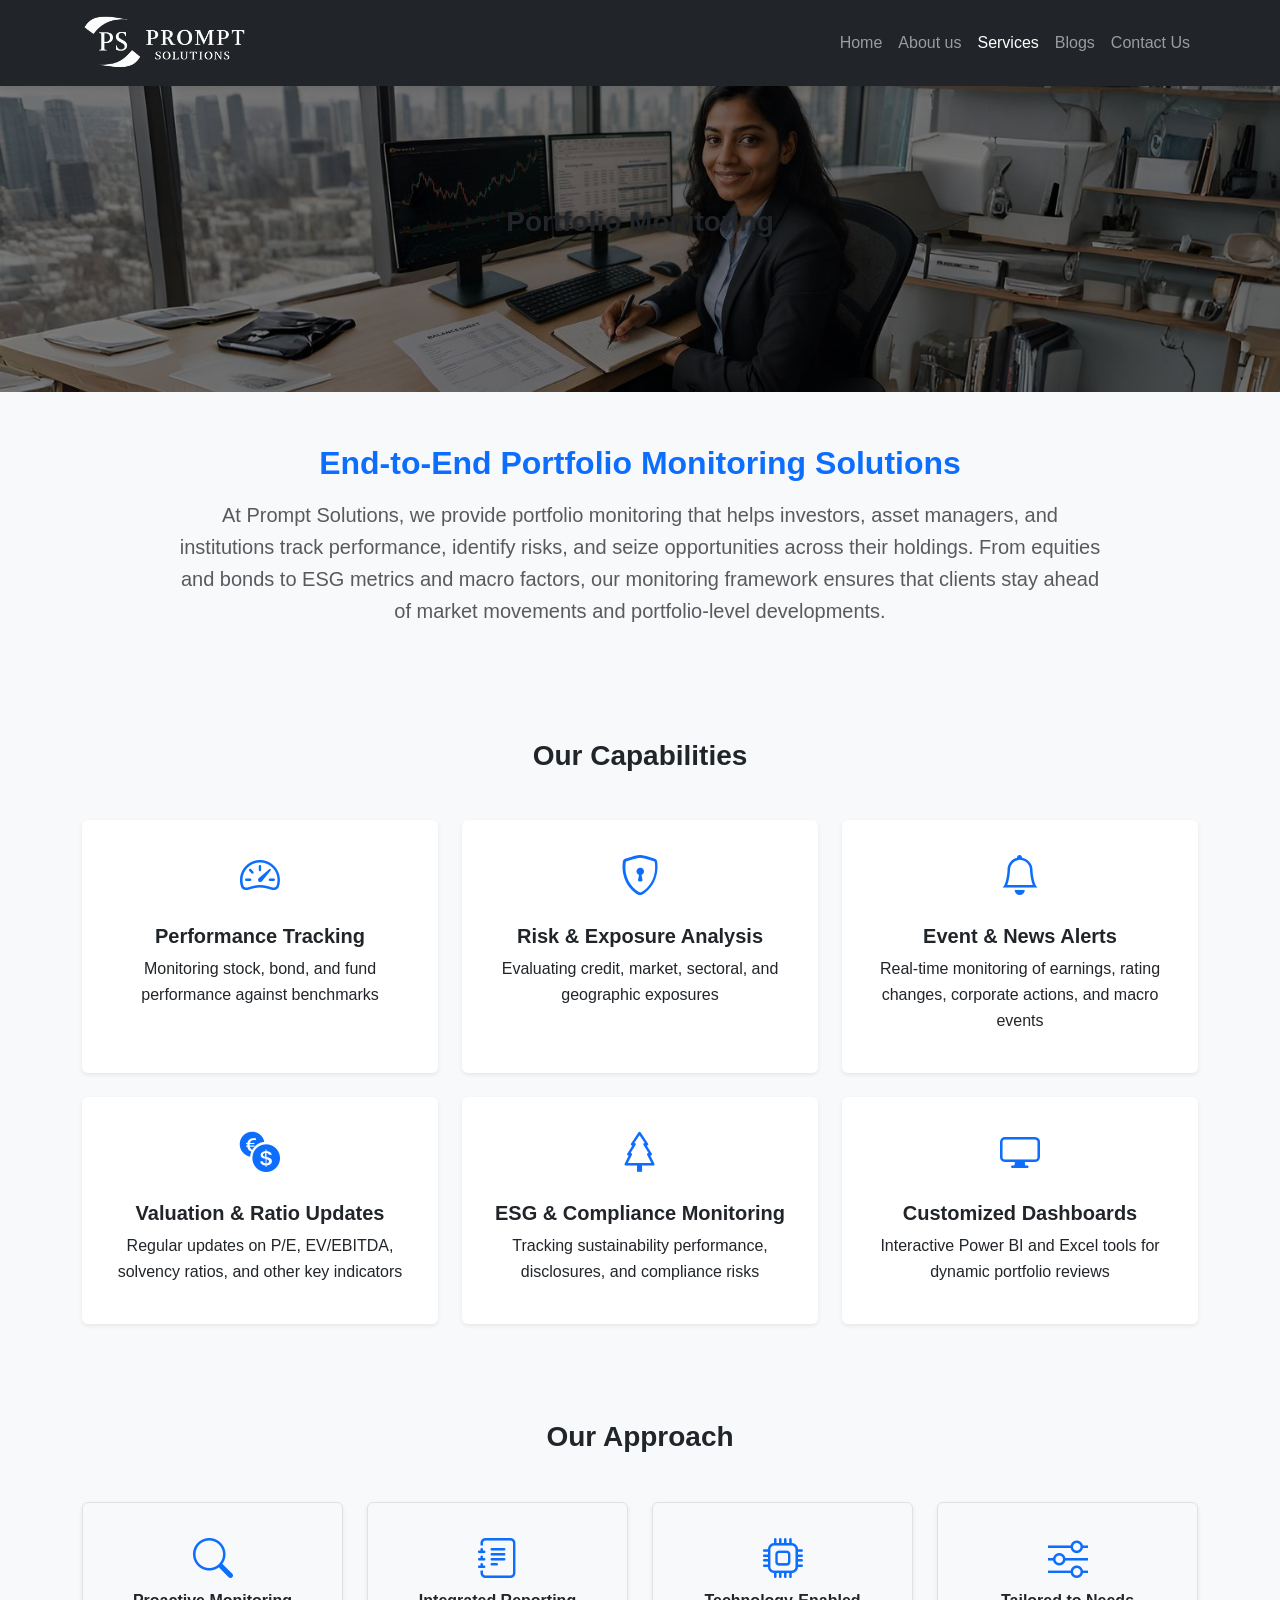
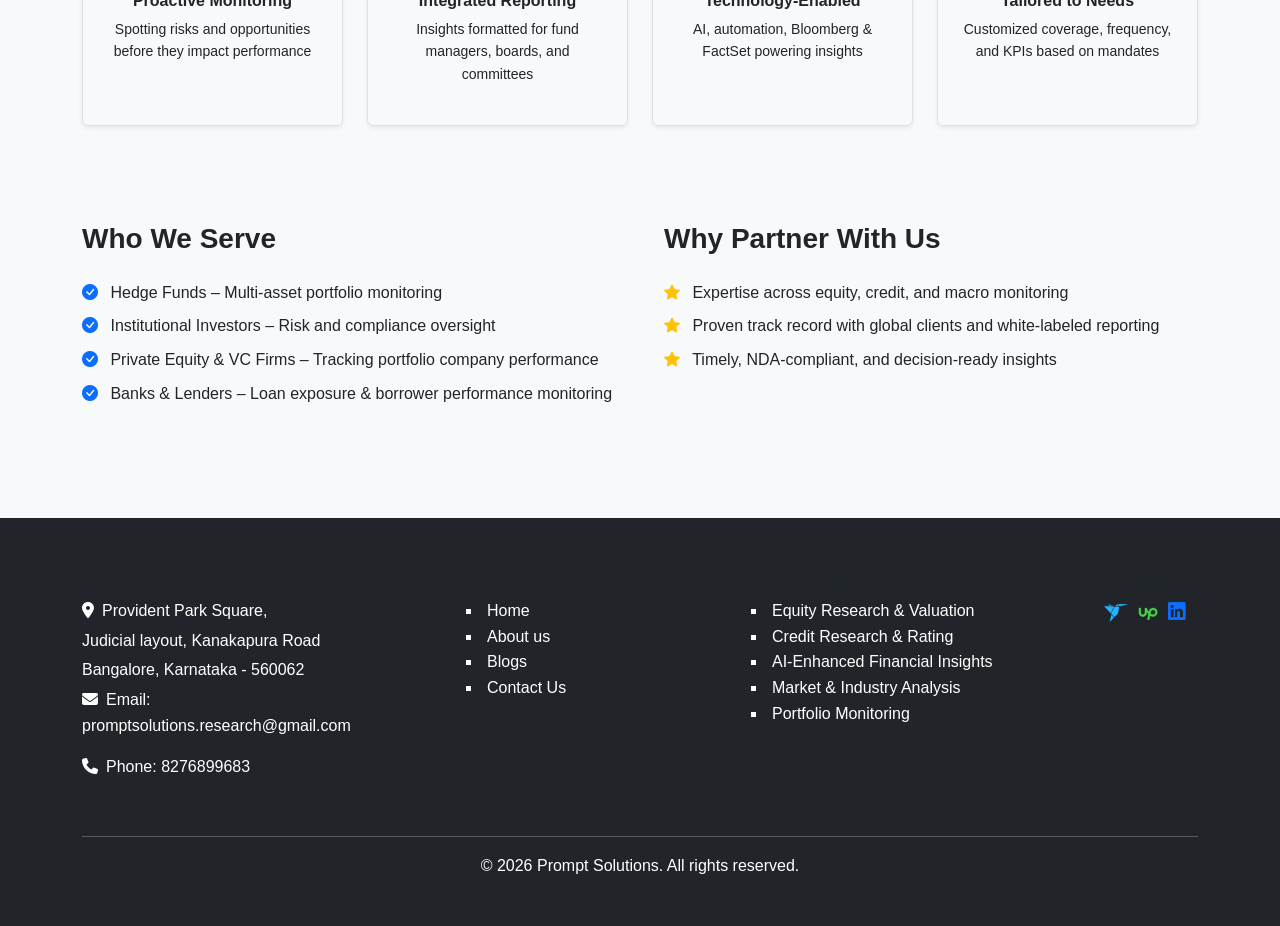
<file: portfolio.html>
<!DOCTYPE html>
<html lang="en">
<head>
  <meta charset="UTF-8" />
  <meta name="viewport" content="width=device-width, initial-scale=1" />
  <title>Portfolio Monitoring - Prompt Solutions</title>
  <link href="https://cdn.jsdelivr.net/npm/bootstrap@5.3.3/dist/css/bootstrap.min.css" rel="stylesheet">
  <link rel="stylesheet" href="https://cdn.jsdelivr.net/npm/bootstrap-icons@1.10.5/font/bootstrap-icons.css">
  <link rel="stylesheet" href="https://cdnjs.cloudflare.com/ajax/libs/font-awesome/6.5.0/css/all.min.css">
  <link rel="stylesheet" href="./assets/css/style.css" />
</head>
<body>
  <nav class="navbar navbar-expand-lg navbar-dark bg-dark fixed-top py-2 mb-0">
    <div class="container">
      <a class="navbar-brand" href="index.html"><img class="logo" src="assets/imgs/logo.png" alt="Logo" /></a>
      <button class="navbar-toggler" type="button" data-bs-toggle="collapse" data-bs-target="#navbarNav">
        <span class="navbar-toggler-icon"></span>
      </button>
      <div class="collapse navbar-collapse justify-content-end" id="navbarNav">
        <ul class="navbar-nav">
          <li class="nav-item"><a class="nav-link" href="index.html">Home</a></li>
          <li class="nav-item"><a class="nav-link" href="about.html">About us</a></li>
          <li class="nav-item dropdown">
            <a class="nav-link active" href="#" id="servicesDropdown" role="button" data-bs-toggle="dropdown" aria-expanded="false">Services</a>
            <ul class="dropdown-menu animate-dropdown" aria-labelledby="servicesDropdown">
              <li><a class="dropdown-item" href="erv.html">Equity Research & Valuation</a></li>
              <li><a class="dropdown-item" href="crr.html">Credit Research & Rating</a></li>
              <li><a class="dropdown-item" href="AI-efi.html">AI-Enhanced Financial Insights</a></li>
              <li><a class="dropdown-item" href="mia.html">Market & Industry Analysis</a></li>
              <li><a class="dropdown-item" href="portfolio.html">Portfolio Monitoring</a></li>
            </ul>
          </li>
          <li class="nav-item"><a class="nav-link" href="blogs.html">Blogs</a></li>
          <li class="nav-item"><a class="nav-link" href="contact.html">Contact Us</a></li>
        </ul>
      </div>
    </div>
  </nav>
  <div style="height: 55px;"></div>

  <section class="text-center my-1">
    <div class="pages position-relative">
      <div class="black-overlay"></div>
      <img src="assets/imgs/Services 5.jpg" class="d-block w-100" alt="Portfolio Monitoring">
      <div class="overlay-text"><h3>Portfolio Monitoring</h3></div>
    </div>
  </section>

  <section class="container py-5">
    <div class="row justify-content-center text-center">
      <div class="col-lg-10">
        <h2 class="fw-bold mb-3 text-primary">End-to-End Portfolio Monitoring Solutions</h2>
        <p class="lead text-muted">At Prompt Solutions, we provide portfolio monitoring that helps investors, asset managers, and institutions track performance, identify risks, and seize opportunities across their holdings. From equities and bonds to ESG metrics and macro factors, our monitoring framework ensures that clients stay ahead of market movements and portfolio-level developments.</p>
      </div>
    </div>
  </section>

  <section class="py-5 bg-light">
    <div class="container">
      <h3 class="fw-bold text-center mb-5">Our Capabilities</h3>
      <div class="row g-4">
        <div class="col-md-4">
          <div class="card h-100 shadow-sm border-0 text-center p-4">
            <i class="bi bi-speedometer2 fs-1 text-primary mb-3"></i>
            <h5 class="fw-bold">Performance Tracking</h5>
            <p>Monitoring stock, bond, and fund performance against benchmarks</p>
          </div>
        </div>
        <div class="col-md-4">
          <div class="card h-100 shadow-sm border-0 text-center p-4">
            <i class="bi bi-shield-lock fs-1 text-primary mb-3"></i>
            <h5 class="fw-bold">Risk & Exposure Analysis</h5>
            <p>Evaluating credit, market, sectoral, and geographic exposures</p>
          </div>
        </div>
        <div class="col-md-4">
          <div class="card h-100 shadow-sm border-0 text-center p-4">
            <i class="bi bi-bell fs-1 text-primary mb-3"></i>
            <h5 class="fw-bold">Event & News Alerts</h5>
            <p>Real-time monitoring of earnings, rating changes, corporate actions, and macro events</p>
          </div>
        </div>
        <div class="col-md-4">
          <div class="card h-100 shadow-sm border-0 text-center p-4">
            <i class="bi bi-currency-exchange fs-1 text-primary mb-3"></i>
            <h5 class="fw-bold">Valuation & Ratio Updates</h5>
            <p>Regular updates on P/E, EV/EBITDA, solvency ratios, and other key indicators</p>
          </div>
        </div>
        <div class="col-md-4">
          <div class="card h-100 shadow-sm border-0 text-center p-4">
            <i class="bi bi-tree fs-1 text-primary mb-3"></i>
            <h5 class="fw-bold">ESG & Compliance Monitoring</h5>
            <p>Tracking sustainability performance, disclosures, and compliance risks</p>
          </div>
        </div>
        <div class="col-md-4">
          <div class="card h-100 shadow-sm border-0 text-center p-4">
            <i class="bi bi-display fs-1 text-primary mb-3"></i>
            <h5 class="fw-bold">Customized Dashboards</h5>
            <p>Interactive Power BI and Excel tools for dynamic portfolio reviews</p>
          </div>
        </div>
      </div>
    </div>
  </section>

  <section class="py-5">
    <div class="container">
      <h3 class="fw-bold text-center mb-5">Our Approach</h3>
      <div class="row text-center g-4">
        <div class="col-md-3">
          <div class="p-4 border rounded shadow-sm h-100">
            <i class="bi bi-search fs-1 text-primary mb-3"></i>
            <h6>Proactive Monitoring</h6>
            <p class="small">Spotting risks and opportunities before they impact performance</p>
          </div>
        </div>
        <div class="col-md-3">
          <div class="p-4 border rounded shadow-sm h-100">
            <i class="bi bi-journal-text fs-1 text-primary mb-3"></i>
            <h6>Integrated Reporting</h6>
            <p class="small">Insights formatted for fund managers, boards, and committees</p>
          </div>
        </div>
        <div class="col-md-3">
          <div class="p-4 border rounded shadow-sm h-100">
            <i class="bi bi-cpu fs-1 text-primary mb-3"></i>
            <h6>Technology-Enabled</h6>
            <p class="small">AI, automation, Bloomberg & FactSet powering insights</p>
          </div>
        </div>
        <div class="col-md-3">
          <div class="p-4 border rounded shadow-sm h-100">
            <i class="bi bi-sliders fs-1 text-primary mb-3"></i>
            <h6>Tailored to Needs</h6>
            <p class="small">Customized coverage, frequency, and KPIs based on mandates</p>
          </div>
        </div>
      </div>
    </div>
  </section>

  <section class="py-5 bg-light">
    <div class="container">
      <div class="row g-5">
        <div class="col-md-6">
          <h3 class="fw-bold mb-4">Who We Serve</h3>
          <ul class="list-unstyled">
            <li class="mb-2"><i class="bi bi-check-circle-fill text-primary me-2"></i> Hedge Funds – Multi-asset portfolio monitoring</li>
            <li class="mb-2"><i class="bi bi-check-circle-fill text-primary me-2"></i> Institutional Investors – Risk and compliance oversight</li>
            <li class="mb-2"><i class="bi bi-check-circle-fill text-primary me-2"></i> Private Equity & VC Firms – Tracking portfolio company performance</li>
            <li class="mb-2"><i class="bi bi-check-circle-fill text-primary me-2"></i> Banks & Lenders – Loan exposure & borrower performance monitoring</li>
          </ul>
        </div>
        <div class="col-md-6">
          <h3 class="fw-bold mb-4">Why Partner With Us</h3>
          <ul class="list-unstyled">
            <li class="mb-2"><i class="bi bi-star-fill text-warning me-2"></i> Expertise across equity, credit, and macro monitoring</li>
            <li class="mb-2"><i class="bi bi-star-fill text-warning me-2"></i> Proven track record with global clients and white-labeled reporting</li>
            <li class="mb-2"><i class="bi bi-star-fill text-warning me-2"></i> Timely, NDA-compliant, and decision-ready insights</li>
          </ul>
        </div>
      </div>
    </div>
  </section>

  <footer class="bg-dark text-white py-5 mt-5">
    <div class="container">
      <div class="row text-center text-md-start">
        <div class="col-md-4 mb-4">
          <h5 class="text-uppercase">Address</h5>
          <p class="mb-1"><i class="fas fa-map-marker-alt me-2"></i>Provident Park Square,</p>
          <p class="mb-1">Judicial layout, Kanakapura Road</p>
          <p class="mb-1">Bangalore, Karnataka - 560062</p>
          <p><i class="text-white fas fa-envelope me-2"></i>Email:<br /> promptsolutions.research@gmail.com</p>
          <p><i class="text-white fas fa-phone me-2"></i>Phone: 8276899683</p>
        </div>
        <div class="col-md-3 mb-4">
          <h5 class="text-uppercase">Quick Links</h5>
          <ul style="list-style-type: square; padding-left: 20px;">
            <li><a class="quick-link" href="index.html">Home</a></li>
            <li><a class="quick-link" href="about.html">About us</a></li>
            <li><a class="quick-link" href="blogs.html">Blogs</a></li>
            <li><a class="quick-link" href="contact.html">Contact Us</a></li>
          </ul>
        </div>
        <div class="col-md-3 mb-4">
          <h5 class="text-uppercase">Services</h5>
          <ul style="list-style-type: square; padding-left: 20px;">
            <li><a class="quick-link" href="erv.html">Equity Research & Valuation</a></li>
            <li><a class="quick-link" href="crr.html">Credit Research & Rating</a></li>
            <li><a class="quick-link" href="AI-efi.html">AI-Enhanced Financial Insights</a></li>
            <li><a class="quick-link" href="mia.html">Market & Industry Analysis</a></li>
            <li><a class="quick-link" href="portfolio.html">Portfolio Monitoring</a></li>
          </ul>
        </div>
        <div class="col-md-2 mb-4 text-md-end">
          <h5 class="text-uppercase">Follow Us</h5>
          <div class="container d-flex justify-content-end align-items-center">
            <a href="https://www.freelancer.com/" target="_blank" class="text-white me-2">
              <img src="assets/imgs/freelancer.png" alt="Freelancer" width="24" height="24">
            </a>
            <a href="https://www.upwork.com/" target="_blank" class="text-white me-2">
              <img src="assets/imgs/upwork.png" alt="Upwork" width="24" height="24">
            </a>
            <a href="https://www.linkedin.com/company/108113242/admin/dashboard/" target="_blank">
              <i class="bi bi-linkedin" style="font-size: 1.1rem;"></i>
            </a>
          </div>
        </div>
      </div>
      <hr class="border-light">
      <div class="text-center">
        <p class="mb-0">&copy; <span id="currentYear"></span> Prompt Solutions. All rights reserved.</p>
      </div>
    </div>
  </footer>

  <script src="https://cdn.jsdelivr.net/npm/bootstrap@5.3.0/dist/js/bootstrap.bundle.min.js"></script>
  <script src="assets/js/main.js"></script>
</body>
</html>
</file>
<file: assets/css/style.css>
* {
  scroll-behavior: smooth;
}

body {
  background-color: #f8f9fa !important;
  font-family: 'Segoe UI', Tahoma, Geneva, Verdana, sans-serif;
  line-height: 1.6;
}

h1, h2, h3, h4, h5, h6 {
  font-weight: 600;
  color: #212529;
}

section {
  opacity: 1;
  animation: fadeIn 0.6s ease-in;
}

@keyframes fadeIn {
  from {
    opacity: 0;
    transform: translateY(20px);
  }
  to {
    opacity: 1;
    transform: translateY(0);
  }
}
.nav-link:hover {
  color: #e9b808;
  transition: color 0.3s ease;
}

.navbar {
  box-shadow: 0 2px 10px rgba(0,0,0,0.1);
}

.logo {
  max-height: 60px; /* bigger logo than before */
  width: auto;      /* keeps aspect ratio */
}
.banner-section{
  background-color: blue ;
  height: 50px;
}

/* Animate dropdown with slide and fade effect */
.dropdown-menu.animate-dropdown {
  opacity: 0;
  transform: translateY(10px);
  transition: opacity 0.3s ease, transform 0.3s ease;
  display: block;
  visibility: hidden;
  pointer-events: none;
}

.dropdown-menu.animate-dropdown.show {
  opacity: 1;
  transform: translateY(0);
  visibility: visible;
  pointer-events: auto;
}
.carousel-inner img {
  object-fit: cover;
  max-height: 500px;
  filter: brightness(0.9);
  transition: filter 0.3s ease;
}

.carousel-inner img:hover {
  filter: brightness(1);
}
.pages img{
  max-height: 350px;
}
.pages{
  position: relative;
  overflow: hidden;
}
.black-overlay {
  position: absolute;
  top: 0;
  left: 0;
  width: 100%;
  height: 100%;
  background-color: rgba(0, 0, 0, 0.5); /* black with 50% transparency */
  z-index: 1;
}

.overlay-text {
  z-index: 2;
  top: 50%;
  left: 50%;
  transform: translate(-50%, -50%);
}
.overlay-text {
  position: absolute;
  top: 50%;
  left: 50%;
  transform: translate(-50%, -50%);
  color: white;              /* or any other contrasting color */
  font-size: 2rem;           /* adjust as needed */
  font-weight: bold;
  text-shadow: 1px 1px 5px rgba(0, 0, 0, 0.7); /* for better readability */
}

a.quick-link {
  color: white !important;
  text-decoration: none !important;
  transition: all 0.3s ease;
  position: relative;
  padding-left: 5px;
}

a.quick-link:hover {
  color: #e9b808 !important;
  padding-left: 10px;
}

a.quick-link::before {
  content: '▸';
  position: absolute;
  left: -10px;
  opacity: 0;
  transition: all 0.3s ease;
}

a.quick-link:hover::before {
  opacity: 1;
  left: 0;
}

.hero-banner {
  position: relative;
  background: url('../imgs/About\ us\ 1.jpg') center/cover no-repeat;
  height: 450px;
  display: flex;
  align-items: center;
  padding-left: 8%;
}

.hero-banner::before {
  content: "";
  position: absolute;
  inset: 0;
  background: rgba(0,0,0,0.3); /* dark overlay */
}

.hero-content {
  position: relative;
  color: white;
  font-size: 1.2rem;
  line-height: 1.6;
  max-width: 550px;
  text-align: right; /* Align text to the right */
  margin-left: auto; /* Push content to the right side */
  margin-right: 8%;  /* Add spacing from the right edge */
}

.hero-btn {
  display: inline-block;
  margin-top: 20px;
  padding: 12px 28px;
  background: white;
  color: black;
  text-decoration: none;
  border: 1px solid black;
  font-size: 0.9rem;
  letter-spacing: 1px;
  transition: all 0.3s ease;
}

.hero-btn:hover {
  background: black;
  color: white;
}
/* Hero Banner */
.hero-img {
  max-height: 420px;
  object-fit: cover;
}
.overlay-text {
  top: 50%;
  left: 50%;
  transform: translate(-50%, -50%);
}

/* Modern Blog Cards */
.modern-card {
  border: none;
  background: rgba(255, 255, 255, 0.95);
  backdrop-filter: blur(10px);
  transition: all 0.4s cubic-bezier(0.4, 0, 0.2, 1);
  position: relative;
  overflow: hidden;
  box-shadow: 0 8px 20px rgba(0, 0, 0, 0.08);
  border-radius: 16px;
}
.modern-card:hover {
  transform: translateY(-8px) scale(1.02);
  box-shadow: 0 16px 40px rgba(0, 0, 0, 0.12);
  border: 1px solid rgba(0, 123, 255, 0.2);
}

.modern-card::before {
  content: '';
  position: absolute;
  top: 0;
  left: 0;
  right: 0;
  height: 3px;
  background: linear-gradient(90deg, #007bff 0%, #0056b3 100%);
  transform: scaleX(0);
  transition: transform 0.3s ease;
}

.modern-card:hover::before {
  transform: scaleX(1);
}

/* Card Image */
.card-img-wrapper img {
  transition: transform 0.4s ease;
}
.modern-card:hover img {
  transform: scale(1.07);
}

/* Glass Body */
.glass-body {
  background: rgba(255, 255, 255, 0.85);
  backdrop-filter: blur(12px);
  border-radius: 1rem;
  margin: 1rem;
  padding: 1.2rem;
  transition: background 0.3s ease;
}
.glass-body:hover {
  background: rgba(255, 255, 255, 0.95);
}

/* Text */
.glass-body h5 {
  color: #111;
}
.glass-body p {
  color: #444;
  font-size: 0.95rem;
  line-height: 1.5;
}

/* Button */
.btn-outline-dark {
  border: 2px solid #222;
  color: #222;
  font-weight: 500;
  transition: all 0.3s ease;
  position: relative;
  overflow: hidden;
}

.btn-outline-dark::before {
  content: '';
  position: absolute;
  top: 0;
  left: -100%;
  width: 100%;
  height: 100%;
  background: #222;
  transition: left 0.3s ease;
  z-index: -1;
}

.btn-outline-dark:hover {
  color: #fff;
  border-color: #222;
}

.btn-outline-dark:hover::before {
  left: 0;
}
.card-img-top{
  height: 200px;
}

.services-section {
  background: #f8f9fa;
  padding: 60px 0;
}
.services-section h2 {
  font-weight: bold;
  margin-bottom: 40px;
  font-size: 2rem;
  color: #222;
}

.services-wrapper {
  overflow: hidden;
  position: relative;
}

.services-track {
  display: flex;
  transition: transform 0.5s ease;
}

.service-box {
  background: linear-gradient(145deg, #ffffff 0%, #f8f9fa 100%);
  padding: 30px 20px;
  margin: 10px;
  width: 30%;
  height: 300px;
  border-radius: 15px;
  box-shadow: 0 6px 12px rgba(0,0,0,0.08);
  min-width: 100%;
  flex-shrink: 0;
  transition: all 0.3s ease;
  border: 1px solid #e9ecef;
}
.service-box:hover {
  transform: translateY(-10px) scale(1.02);
  box-shadow: 0 15px 30px rgba(0,0,0,0.15);
  border-color: #007bff;
}

.service-icon {
  font-size: 48px;
  color: #007bff;
  margin-bottom: 15px;
  transition: transform 0.3s ease;
}

.service-box:hover .service-icon {
  transform: scale(1.1) rotate(5deg);
}
.service-box h5 {
  font-size: 1.2rem;
  margin-bottom: 15px;
  color: #333;
  font-weight: 600;
}
.service-box p {
  font-size: 0.95rem;
  color: #555;
}

/* Responsive widths */
@media(min-width: 768px) {
  .service-box { min-width: 50%; }
}
@media(min-width: 992px) {
  .service-box { min-width: 33.3333%; }
}

/* Floating arrows */
.carousel-controls {
  position: absolute;
  top: 50%;
  left: 0;
  width: 100%;
  display: flex;
  justify-content: space-between;
  transform: translateY(-50%);
  pointer-events: none;
}
.carousel-arrow {
  pointer-events: all;
  background-color: transparent; /* no background */
  border: none;
  width: auto;
  height: auto;
  display: flex;
  align-items: center;
  justify-content: center;
  cursor: pointer;
  transition: transform 0.2s ease, color 0.2s ease;
  color: #007bff ; /* arrow color */
  font-size: 1.5rem ; /* slightly larger icon */
}

.carousel-arrow:hover {
  transform: scale(1.2);
  color: #0056b3; /* darker on hover */
}


.carousel-control-prev-icon,
.carousel-control-next-icon {
  background-color:#007bff;
  border-radius: 50%;
  padding: 12px;
}

.read-more-btn {
    display: inline-block;
    margin-top: 15px;
    padding: 10px 24px;
    background: linear-gradient(135deg, #007bff 0%, #0056b3 100%);
    color: #fff;
    border-radius: 25px;
    text-decoration: none;
    font-size: 0.9rem;
    font-weight: 500;
    transition: all 0.3s ease;
    box-shadow: 0 4px 8px rgba(0,123,255,0.3);
  }

  .read-more-btn:hover {
    background: linear-gradient(135deg, #0056b3 0%, #003d82 100%);
    transform: translateY(-2px) scale(1.05);
    box-shadow: 0 6px 16px rgba(0,123,255,0.4);
    color: #fff;
  }
</file>
